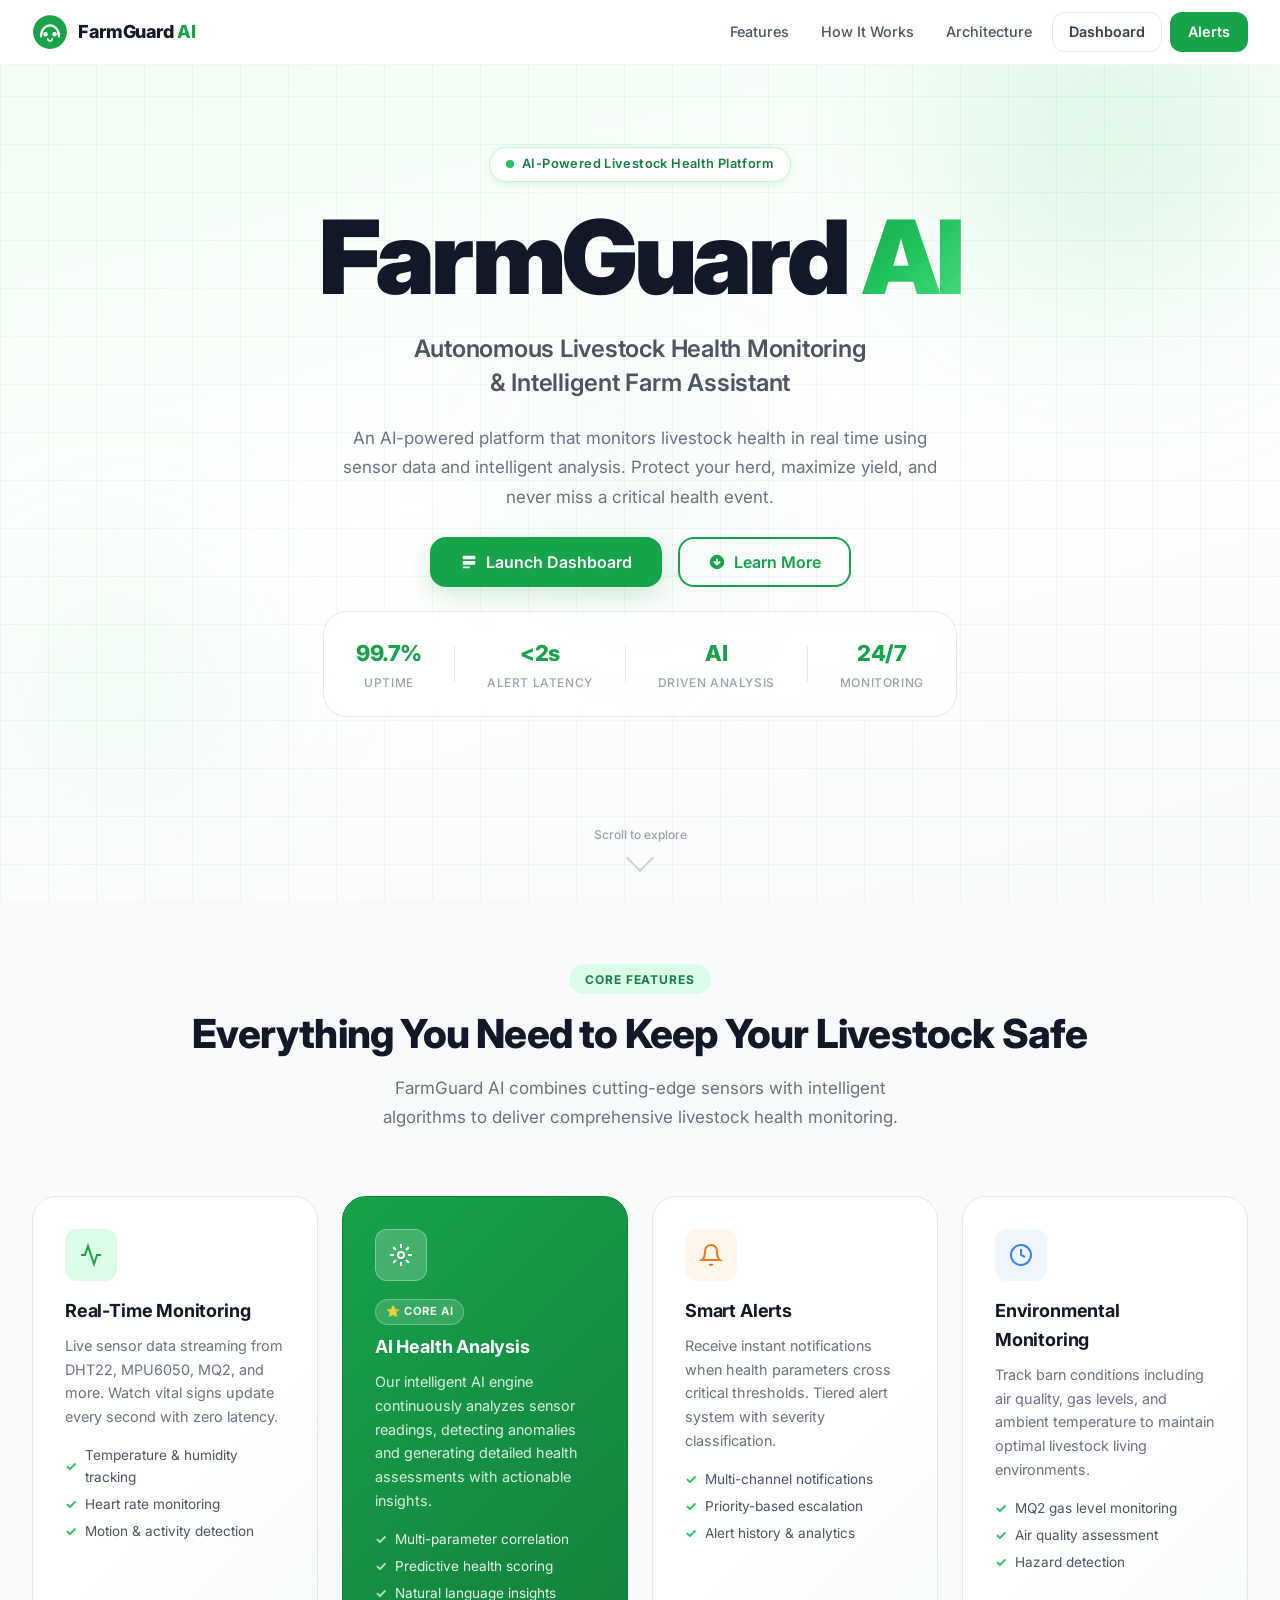
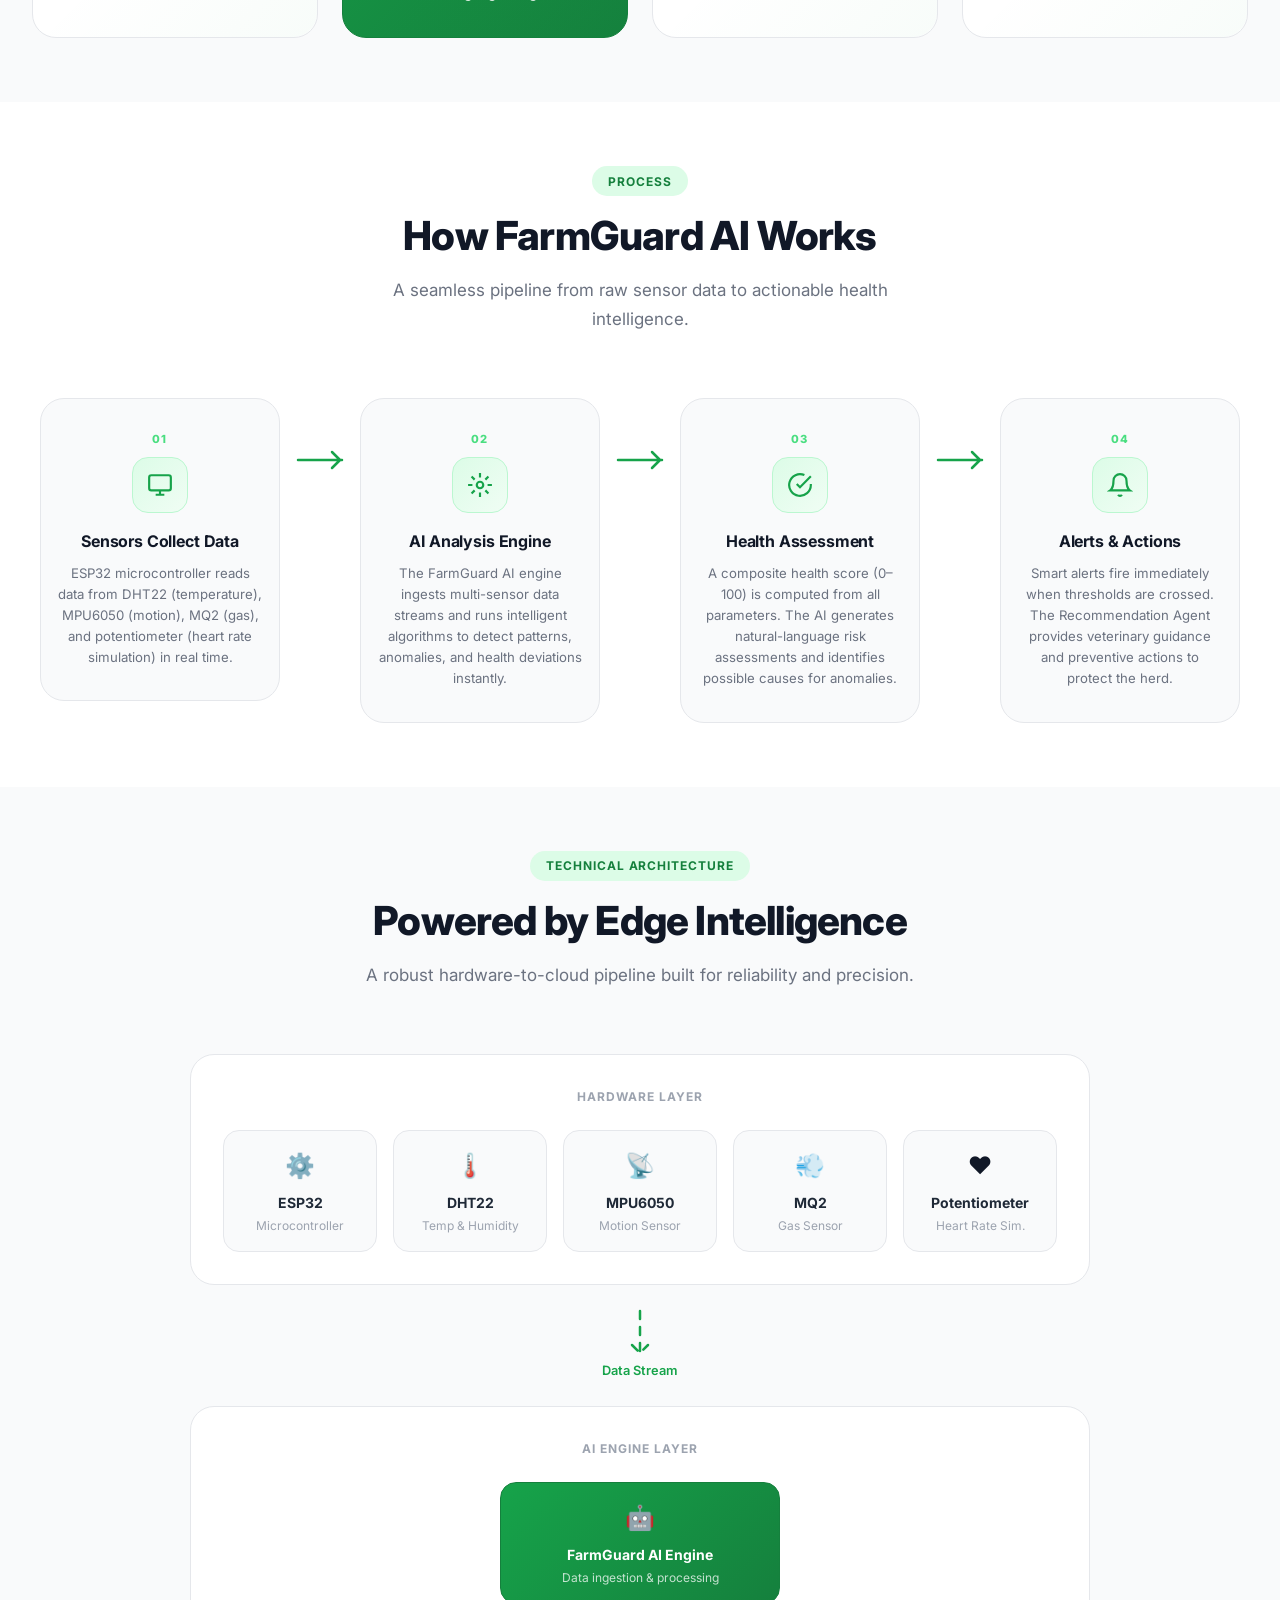
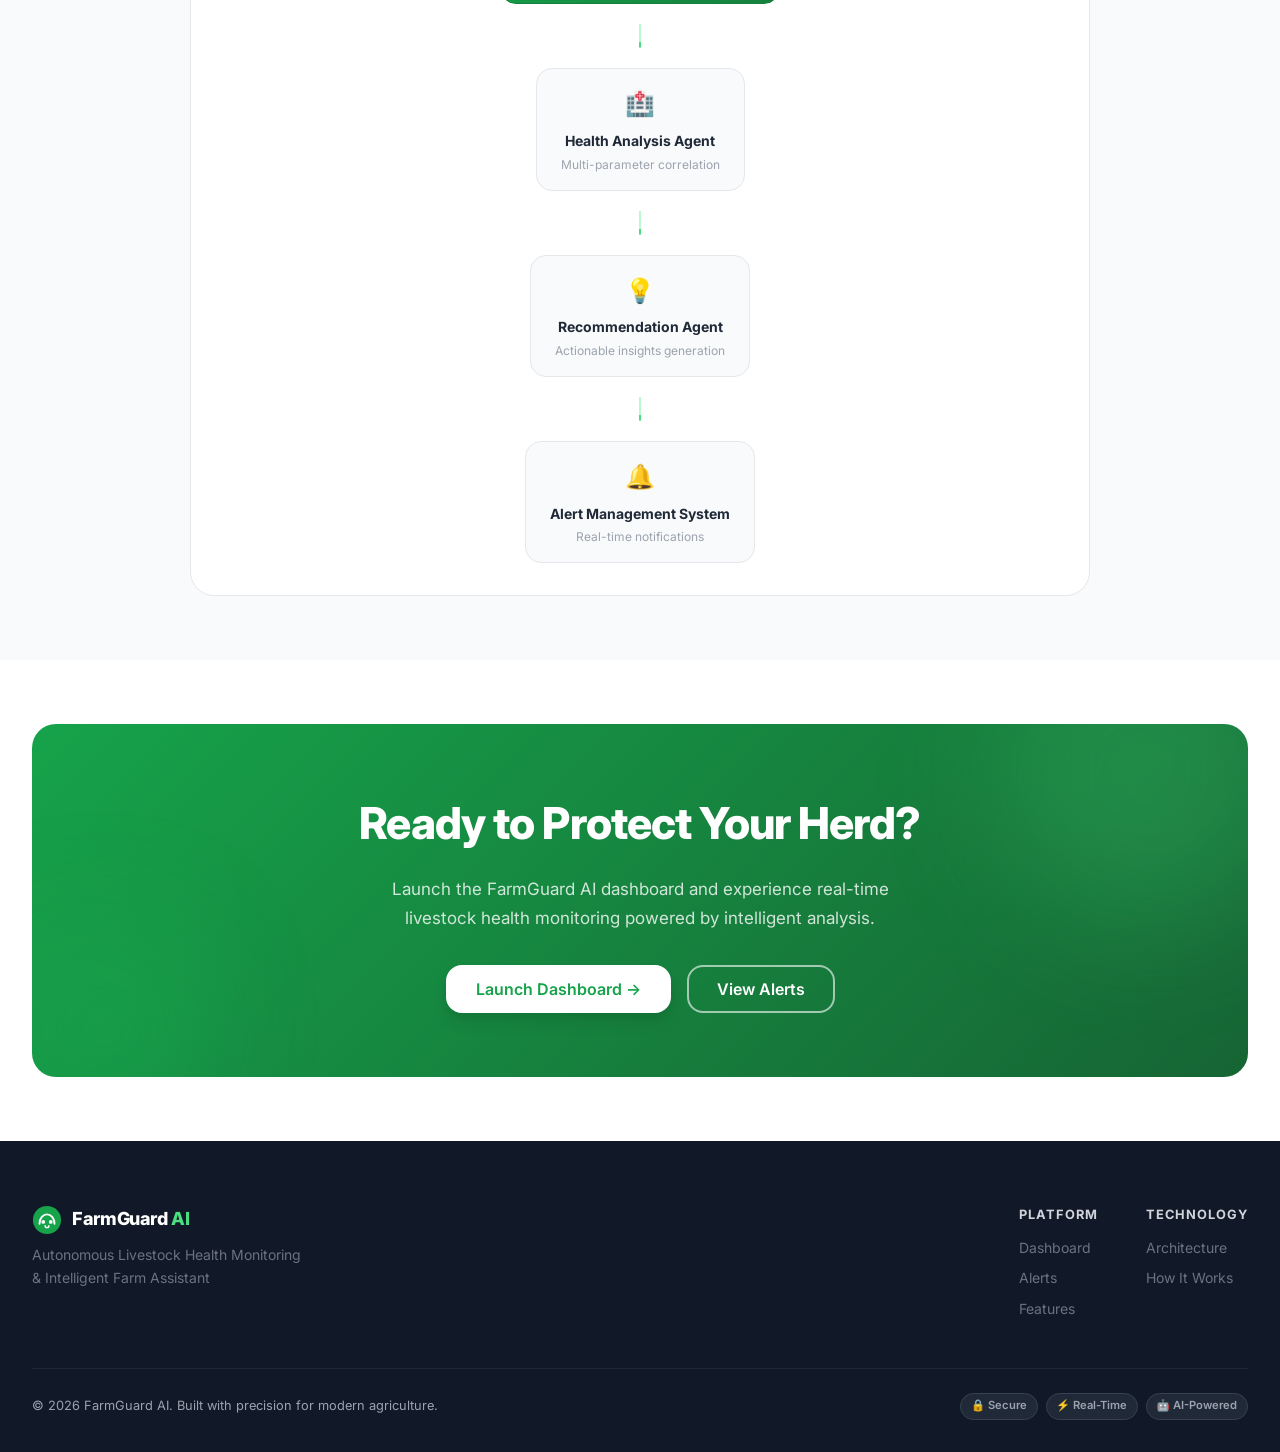
<file: website/index.html>
<!DOCTYPE html>
<html lang="en">
<head>
  <meta charset="UTF-8" />
  <meta name="viewport" content="width=device-width, initial-scale=1.0" />
  <title>FarmGuard AI – Autonomous Livestock Health Monitoring</title>
  <meta name="description" content="FarmGuard AI is an AI-powered platform that monitors livestock health in real time using sensor data and intelligent analysis. Protect your herd with smart alerts and AI-driven insights." />
  <link rel="preconnect" href="https://fonts.googleapis.com" />
  <link rel="preconnect" href="https://fonts.gstatic.com" crossorigin />
  <link href="https://fonts.googleapis.com/css2?family=Inter:wght@300;400;500;600;700;800;900&display=swap" rel="stylesheet" />
  <link rel="stylesheet" href="css/style.css" />
  <link rel="stylesheet" href="css/landing.css" />
</head>
<body>

  <!-- ============ NAVBAR ============ -->
  <nav class="navbar" id="navbar">
    <div class="nav-container">
      <a href="index.html" class="nav-logo">
        <div class="logo-icon">
          <svg viewBox="0 0 32 32" fill="none" xmlns="http://www.w3.org/2000/svg">
            <circle cx="16" cy="16" r="15" fill="#16a34a"/>
            <path d="M8 20 C8 14 12 10 16 10 C20 10 24 14 24 20" stroke="white" stroke-width="2" stroke-linecap="round" fill="none"/>
            <circle cx="12" cy="18" r="2" fill="white"/>
            <circle cx="20" cy="18" r="2" fill="white"/>
            <path d="M14 22 C14 23 15 24 16 24 C17 24 18 23 18 22" stroke="white" stroke-width="1.5" stroke-linecap="round" fill="none"/>
          </svg>
        </div>
        <span class="logo-text">FarmGuard <span class="logo-ai">AI</span></span>
      </a>
      <div class="nav-links" id="navLinks">
        <a href="#features" class="nav-link">Features</a>
        <a href="#how-it-works" class="nav-link">How It Works</a>
        <a href="#architecture" class="nav-link">Architecture</a>
        <a href="dashboard.html" class="nav-link nav-btn-outline">Dashboard</a>
        <a href="alerts.html" class="nav-link nav-btn-primary">Alerts</a>
      </div>
      <button class="nav-hamburger" id="navHamburger" aria-label="Menu">
        <span></span><span></span><span></span>
      </button>
    </div>
  </nav>

  <!-- ============ HERO ============ -->
  <section class="hero" id="hero">
    <div class="hero-bg-grid"></div>
    <div class="hero-orb hero-orb-1"></div>
    <div class="hero-orb hero-orb-2"></div>
    <div class="hero-orb hero-orb-3"></div>
    <div class="container hero-inner">
      <div class="hero-badge">
        <span class="badge-dot"></span>
        AI-Powered Livestock Health Platform
      </div>
      <h1 class="hero-title">FarmGuard <span class="hero-title-gradient">AI</span></h1>
      <p class="hero-subtitle">Autonomous Livestock Health Monitoring <br class="hidden-mobile"/>&amp; Intelligent Farm Assistant</p>
      <p class="hero-desc">An AI-powered platform that monitors livestock health in real time using sensor data and intelligent analysis. Protect your herd, maximize yield, and never miss a critical health event.</p>
      <div class="hero-actions">
        <a href="dashboard.html" class="btn btn-primary btn-lg" id="heroLaunchBtn">
          <svg viewBox="0 0 20 20" fill="currentColor"><path d="M3 4a1 1 0 011-1h12a1 1 0 011 1v2a1 1 0 01-1 1H4a1 1 0 01-1-1V4zm0 6a1 1 0 011-1h12a1 1 0 011 1v2a1 1 0 01-1 1H4a1 1 0 01-1-1v-2zm0 6a1 1 0 011-1h6a1 1 0 010 2H4a1 1 0 01-1-1z"/></svg>
          Launch Dashboard
        </a>
        <a href="#how-it-works" class="btn btn-outline btn-lg" id="heroLearnBtn">
          <svg viewBox="0 0 20 20" fill="currentColor"><path fill-rule="evenodd" d="M10 18a8 8 0 100-16 8 8 0 000 16zm1-11a1 1 0 10-2 0v3.586L7.707 9.293a1 1 0 00-1.414 1.414l3 3a1 1 0 001.414 0l3-3a1 1 0 00-1.414-1.414L11 10.586V7z" clip-rule="evenodd"/></svg>
          Learn More
        </a>
      </div>
      <div class="hero-stats">
        <div class="hero-stat">
          <span class="stat-value">99.7%</span>
          <span class="stat-label">Uptime</span>
        </div>
        <div class="stat-divider"></div>
        <div class="hero-stat">
          <span class="stat-value">&lt;2s</span>
          <span class="stat-label">Alert Latency</span>
        </div>
        <div class="stat-divider"></div>
        <div class="hero-stat">
          <span class="stat-value">AI</span>
          <span class="stat-label">Driven Analysis</span>
        </div>
        <div class="stat-divider"></div>
        <div class="hero-stat">
          <span class="stat-value">24/7</span>
          <span class="stat-label">Monitoring</span>
        </div>
      </div>
    </div>
    <div class="hero-scroll-indicator">
      <span>Scroll to explore</span>
      <div class="scroll-arrow"></div>
    </div>
  </section>

  <!-- ============ FEATURES ============ -->
  <section class="features-section" id="features">
    <div class="container">
      <div class="section-header">
        <div class="section-badge">Core Features</div>
        <h2 class="section-title">Everything You Need to Keep Your Livestock Safe</h2>
        <p class="section-desc">FarmGuard AI combines cutting-edge sensors with intelligent algorithms to deliver comprehensive livestock health monitoring.</p>
      </div>
      <div class="features-grid">
        <div class="feature-card" id="featureRealtimeMonitoring">
          <div class="feature-icon-wrap feature-green">
            <svg viewBox="0 0 24 24" fill="none" stroke="currentColor" stroke-width="2"><path d="M22 12h-4l-3 9L9 3l-3 9H2"/></svg>
          </div>
          <h3 class="feature-title">Real-Time Monitoring</h3>
          <p class="feature-desc">Live sensor data streaming from DHT22, MPU6050, MQ2, and more. Watch vital signs update every second with zero latency.</p>
          <ul class="feature-list">
            <li>Temperature &amp; humidity tracking</li>
            <li>Heart rate monitoring</li>
            <li>Motion &amp; activity detection</li>
          </ul>
        </div>
        <div class="feature-card feature-card-highlight" id="featureAIAnalysis">
          <div class="feature-icon-wrap feature-white">
            <svg viewBox="0 0 24 24" fill="none" stroke="currentColor" stroke-width="2"><circle cx="12" cy="12" r="3"/><path d="M12 1v4M12 19v4M4.22 4.22l2.83 2.83M16.95 16.95l2.83 2.83M1 12h4M19 12h4M4.22 19.78l2.83-2.83M16.95 7.05l2.83-2.83"/></svg>
          </div>
          <div class="feature-badge">⭐ Core AI</div>
          <h3 class="feature-title">AI Health Analysis</h3>
          <p class="feature-desc">Our intelligent AI engine continuously analyzes sensor readings, detecting anomalies and generating detailed health assessments with actionable insights.</p>
          <ul class="feature-list">
            <li>Multi-parameter correlation</li>
            <li>Predictive health scoring</li>
            <li>Natural language insights</li>
          </ul>
        </div>
        <div class="feature-card" id="featureSmartAlerts">
          <div class="feature-icon-wrap feature-orange">
            <svg viewBox="0 0 24 24" fill="none" stroke="currentColor" stroke-width="2"><path d="M18 8A6 6 0 006 8c0 7-3 9-3 9h18s-3-2-3-9"/><path d="M13.73 21a2 2 0 01-3.46 0"/></svg>
          </div>
          <h3 class="feature-title">Smart Alerts</h3>
          <p class="feature-desc">Receive instant notifications when health parameters cross critical thresholds. Tiered alert system with severity classification.</p>
          <ul class="feature-list">
            <li>Multi-channel notifications</li>
            <li>Priority-based escalation</li>
            <li>Alert history &amp; analytics</li>
          </ul>
        </div>
        <div class="feature-card" id="featureEnvironment">
          <div class="feature-icon-wrap feature-blue">
            <svg viewBox="0 0 24 24" fill="none" stroke="currentColor" stroke-width="2"><path d="M12 2a10 10 0 110 20A10 10 0 0112 2z"/><path d="M12 6v6l4 2"/></svg>
          </div>
          <h3 class="feature-title">Environmental Monitoring</h3>
          <p class="feature-desc">Track barn conditions including air quality, gas levels, and ambient temperature to maintain optimal livestock living environments.</p>
          <ul class="feature-list">
            <li>MQ2 gas level monitoring</li>
            <li>Air quality assessment</li>
            <li>Hazard detection</li>
          </ul>
        </div>
      </div>
    </div>
  </section>

  <!-- ============ HOW IT WORKS ============ -->
  <section class="how-section" id="how-it-works">
    <div class="container">
      <div class="section-header">
        <div class="section-badge">Process</div>
        <h2 class="section-title">How FarmGuard AI Works</h2>
        <p class="section-desc">A seamless pipeline from raw sensor data to actionable health intelligence.</p>
      </div>
      <div class="how-steps">
        <div class="how-step" id="howStep1">
          <div class="step-number">01</div>
          <div class="step-icon">
            <svg viewBox="0 0 24 24" fill="none" stroke="currentColor" stroke-width="2"><rect x="2" y="3" width="20" height="14" rx="2"/><path d="M8 21h8M12 17v4"/></svg>
          </div>
          <h3 class="step-title">Sensors Collect Data</h3>
          <p class="step-desc">ESP32 microcontroller reads data from DHT22 (temperature), MPU6050 (motion), MQ2 (gas), and potentiometer (heart rate simulation) in real time.</p>
        </div>
        <div class="how-arrow">
          <svg viewBox="0 0 48 24" fill="none"><path d="M2 12h44M36 4l8 8-8 8" stroke="#16a34a" stroke-width="2.5" stroke-linecap="round" stroke-linejoin="round"/></svg>
        </div>
        <div class="how-step" id="howStep2">
          <div class="step-number">02</div>
          <div class="step-icon">
            <svg viewBox="0 0 24 24" fill="none" stroke="currentColor" stroke-width="2"><circle cx="12" cy="12" r="3"/><path d="M12 1v4M12 19v4M4.22 4.22l2.83 2.83M16.95 16.95l2.83 2.83M1 12h4M19 12h4M4.22 19.78l2.83-2.83M16.95 7.05l2.83-2.83"/></svg>
          </div>
          <h3 class="step-title">AI Analysis Engine</h3>
          <p class="step-desc">The FarmGuard AI engine ingests multi-sensor data streams and runs intelligent algorithms to detect patterns, anomalies, and health deviations instantly.</p>
        </div>
        <div class="how-arrow">
          <svg viewBox="0 0 48 24" fill="none"><path d="M2 12h44M36 4l8 8-8 8" stroke="#16a34a" stroke-width="2.5" stroke-linecap="round" stroke-linejoin="round"/></svg>
        </div>
        <div class="how-step" id="howStep3">
          <div class="step-number">03</div>
          <div class="step-icon">
            <svg viewBox="0 0 24 24" fill="none" stroke="currentColor" stroke-width="2"><path d="M22 11.08V12a10 10 0 11-5.93-9.14"/><path d="M22 4L12 14.01l-3-3"/></svg>
          </div>
          <h3 class="step-title">Health Assessment</h3>
          <p class="step-desc">A composite health score (0–100) is computed from all parameters. The AI generates natural-language risk assessments and identifies possible causes for anomalies.</p>
        </div>
        <div class="how-arrow">
          <svg viewBox="0 0 48 24" fill="none"><path d="M2 12h44M36 4l8 8-8 8" stroke="#16a34a" stroke-width="2.5" stroke-linecap="round" stroke-linejoin="round"/></svg>
        </div>
        <div class="how-step" id="howStep4">
          <div class="step-number">04</div>
          <div class="step-icon">
            <svg viewBox="0 0 24 24" fill="none" stroke="currentColor" stroke-width="2"><path d="M18 8A6 6 0 006 8c0 7-3 9-3 9h18s-3-2-3-9"/><path d="M13.73 21a2 2 0 01-3.46 0"/></svg>
          </div>
          <h3 class="step-title">Alerts &amp; Actions</h3>
          <p class="step-desc">Smart alerts fire immediately when thresholds are crossed. The Recommendation Agent provides veterinary guidance and preventive actions to protect the herd.</p>
        </div>
      </div>
    </div>
  </section>

  <!-- ============ ARCHITECTURE ============ -->
  <section class="arch-section" id="architecture">
    <div class="container">
      <div class="section-header">
        <div class="section-badge">Technical Architecture</div>
        <h2 class="section-title">Powered by Edge Intelligence</h2>
        <p class="section-desc">A robust hardware-to-cloud pipeline built for reliability and precision.</p>
      </div>
      <div class="arch-diagram">
        <div class="arch-layer arch-layer-hardware">
          <div class="arch-layer-label">Hardware Layer</div>
          <div class="arch-nodes">
            <div class="arch-node" id="archEsp32">
              <div class="arch-node-icon">⚙️</div>
              <div class="arch-node-title">ESP32</div>
              <div class="arch-node-sub">Microcontroller</div>
            </div>
            <div class="arch-node" id="archDht22">
              <div class="arch-node-icon">🌡️</div>
              <div class="arch-node-title">DHT22</div>
              <div class="arch-node-sub">Temp &amp; Humidity</div>
            </div>
            <div class="arch-node" id="archMpu">
              <div class="arch-node-icon">📡</div>
              <div class="arch-node-title">MPU6050</div>
              <div class="arch-node-sub">Motion Sensor</div>
            </div>
            <div class="arch-node" id="archMq2">
              <div class="arch-node-icon">💨</div>
              <div class="arch-node-title">MQ2</div>
              <div class="arch-node-sub">Gas Sensor</div>
            </div>
            <div class="arch-node" id="archPot">
              <div class="arch-node-icon">❤️</div>
              <div class="arch-node-title">Potentiometer</div>
              <div class="arch-node-sub">Heart Rate Sim.</div>
            </div>
          </div>
        </div>
        <div class="arch-arrow-down">
          <div style="position: relative; height: 48px; width: 24px;">
            <svg viewBox="0 0 24 48" fill="none" class="animated-arrow"><path d="M12 2v44M4 36l8 8 8-8" stroke="#16a34a" stroke-width="2.5" stroke-linecap="round" stroke-linejoin="round"/></svg>
          </div>
          <span>Data Stream</span>
        </div>
        <div class="arch-layer arch-layer-ai">
          <div class="arch-layer-label">AI Engine Layer</div>
          <div class="arch-nodes arch-nodes-vertical">
            <div class="arch-node arch-node-primary" id="archEngine">
              <div class="arch-node-icon">🤖</div>
              <div class="arch-node-title">FarmGuard AI Engine</div>
              <div class="arch-node-sub">Data ingestion &amp; processing</div>
            </div>
            <div class="arch-vconnect"></div>
            <div class="arch-node" id="archHealthAgent">
              <div class="arch-node-icon">🏥</div>
              <div class="arch-node-title">Health Analysis Agent</div>
              <div class="arch-node-sub">Multi-parameter correlation</div>
            </div>
            <div class="arch-vconnect"></div>
            <div class="arch-node" id="archRecoAgent">
              <div class="arch-node-icon">💡</div>
              <div class="arch-node-title">Recommendation Agent</div>
              <div class="arch-node-sub">Actionable insights generation</div>
            </div>
            <div class="arch-vconnect"></div>
            <div class="arch-node" id="archAlertMgmt">
              <div class="arch-node-icon">🔔</div>
              <div class="arch-node-title">Alert Management System</div>
              <div class="arch-node-sub">Real-time notifications</div>
            </div>
          </div>
        </div>
      </div>
    </div>
  </section>

  <!-- ============ CTA ============ -->
  <section class="cta-section" id="cta">
    <div class="container">
      <div class="cta-card">
        <div class="cta-orb cta-orb-1"></div>
        <div class="cta-orb cta-orb-2"></div>
        <div class="cta-inner">
          <h2 class="cta-title">Ready to Protect Your Herd?</h2>
          <p class="cta-desc">Launch the FarmGuard AI dashboard and experience real-time livestock health monitoring powered by intelligent analysis.</p>
          <div class="cta-actions">
            <a href="dashboard.html" class="btn btn-white btn-lg" id="ctaLaunchBtn">Launch Dashboard →</a>
            <a href="alerts.html" class="btn btn-outline-white btn-lg" id="ctaAlertsBtn">View Alerts</a>
          </div>
        </div>
      </div>
    </div>
  </section>

  <!-- ============ FOOTER ============ -->
  <footer class="footer">
    <div class="container">
      <div class="footer-top">
        <div class="footer-brand">
          <a href="index.html" class="nav-logo">
            <div class="logo-icon logo-icon-sm">
              <svg viewBox="0 0 32 32" fill="none"><circle cx="16" cy="16" r="15" fill="#16a34a"/><path d="M8 20 C8 14 12 10 16 10 C20 10 24 14 24 20" stroke="white" stroke-width="2" stroke-linecap="round" fill="none"/><circle cx="12" cy="18" r="2" fill="white"/><circle cx="20" cy="18" r="2" fill="white"/><path d="M14 22 C14 23 15 24 16 24 C17 24 18 23 18 22" stroke="white" stroke-width="1.5" stroke-linecap="round" fill="none"/></svg>
            </div>
            <span class="logo-text">FarmGuard <span class="logo-ai">AI</span></span>
          </a>
          <p class="footer-tagline">Autonomous Livestock Health Monitoring &amp; Intelligent Farm Assistant</p>
        </div>
        <div class="footer-links">
          <div class="footer-col">
            <h4 class="footer-col-title">Platform</h4>
            <a href="dashboard.html" class="footer-link">Dashboard</a>
            <a href="alerts.html" class="footer-link">Alerts</a>
            <a href="#features" class="footer-link">Features</a>
          </div>
          <div class="footer-col">
            <h4 class="footer-col-title">Technology</h4>
            <a href="#architecture" class="footer-link">Architecture</a>
            <a href="#how-it-works" class="footer-link">How It Works</a>
          </div>
        </div>
      </div>
      <div class="footer-bottom">
        <p>&copy; 2026 FarmGuard AI. Built with precision for modern agriculture.</p>
        <div class="footer-badges">
          <span class="footer-badge">🔒 Secure</span>
          <span class="footer-badge">⚡ Real-Time</span>
          <span class="footer-badge">🤖 AI-Powered</span>
        </div>
      </div>
    </div>
  </footer>

  <script src="js/landing.js"></script>
</body>
</html>
</file>
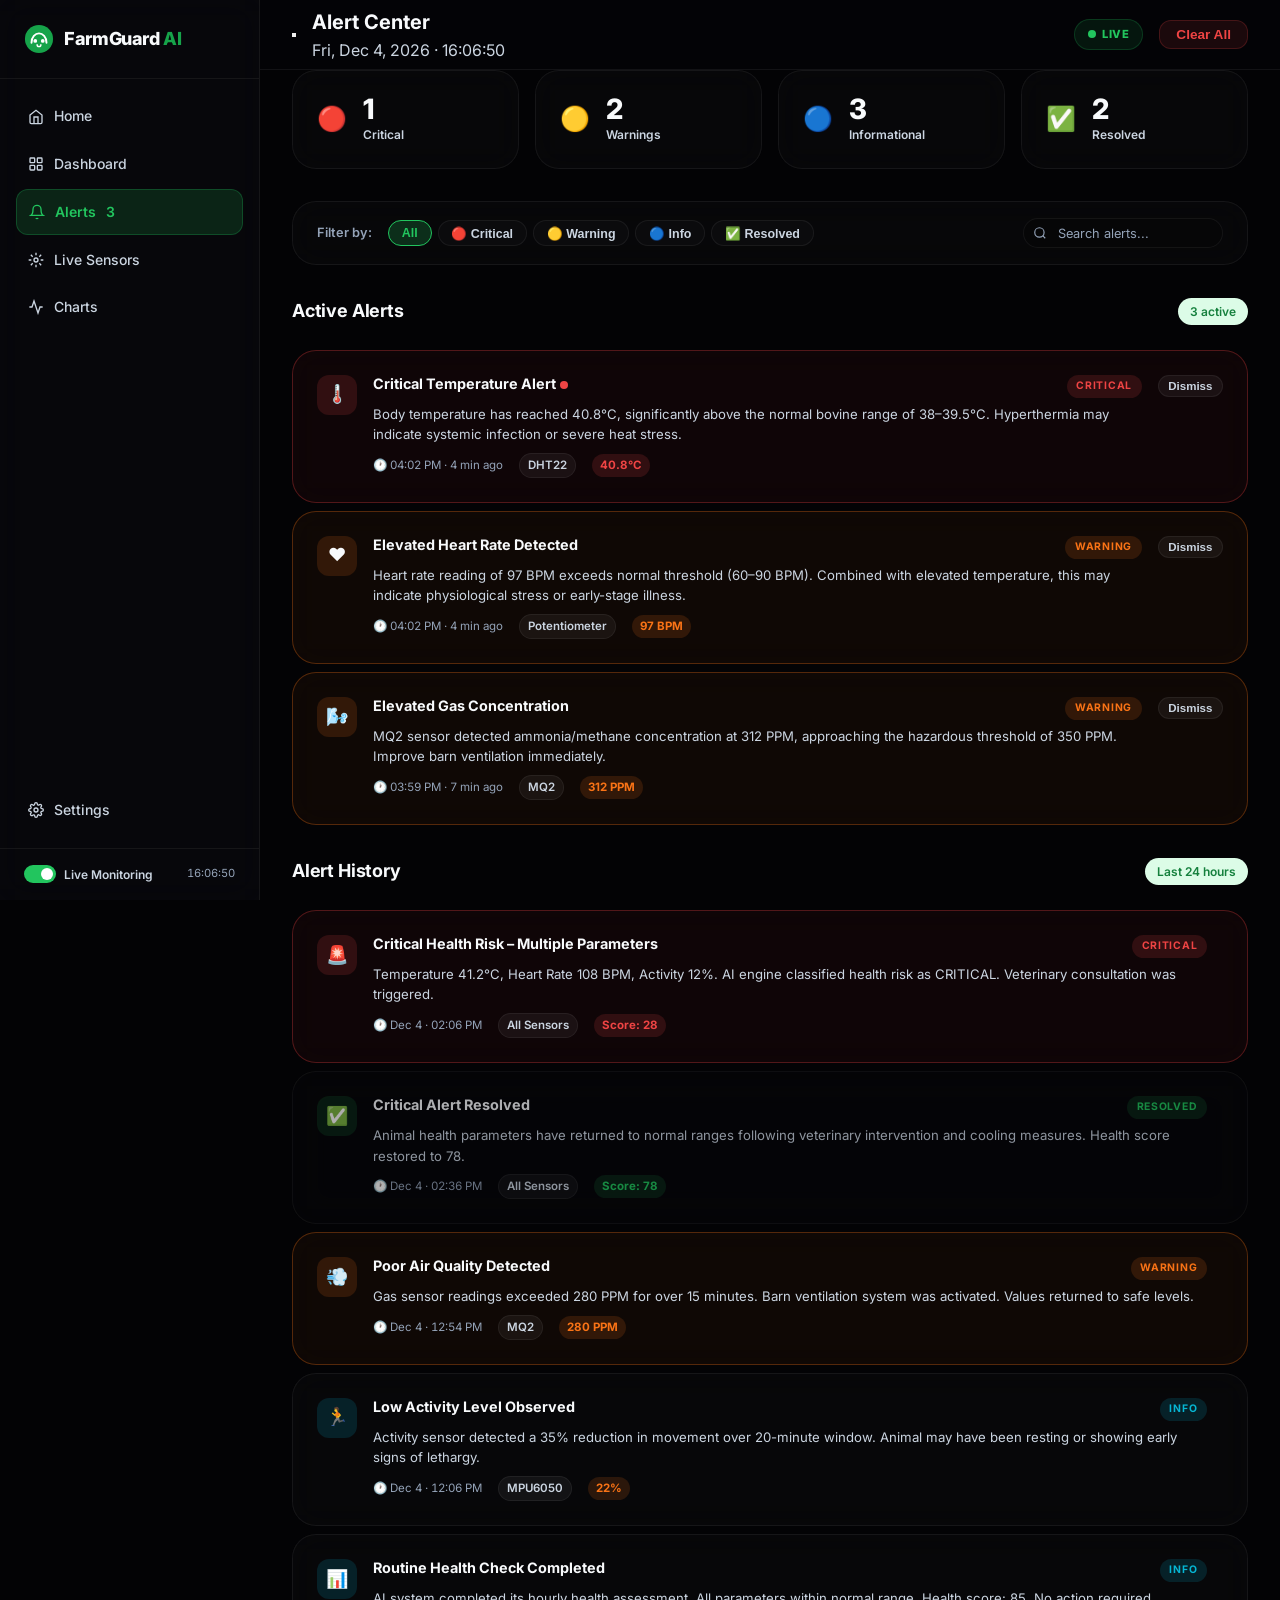
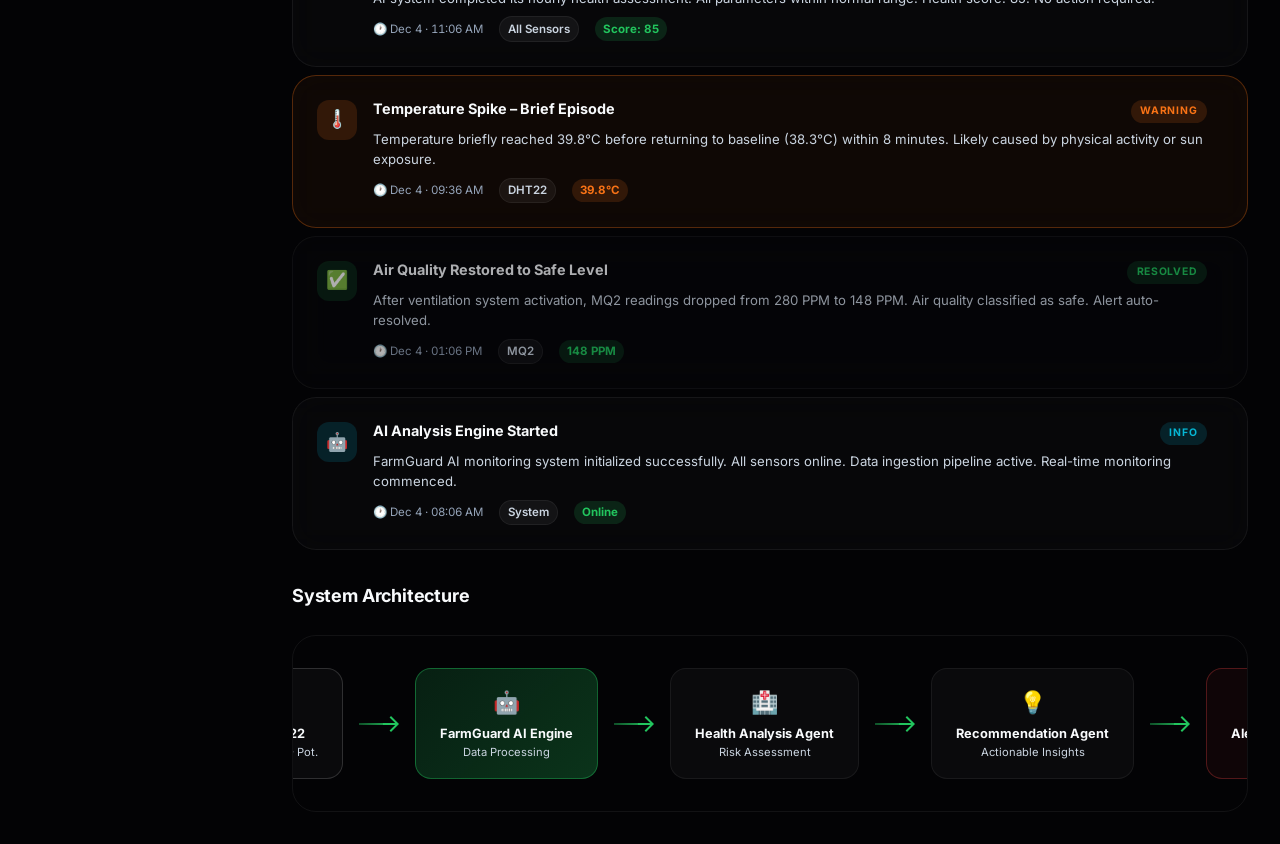
<file: website/alerts.html>
<!DOCTYPE html>
<html lang="en">
<head>
  <meta charset="UTF-8" />
  <meta name="viewport" content="width=device-width, initial-scale=1.0" />
  <title>Alerts – FarmGuard AI</title>
  <meta name="description" content="FarmGuard AI alerts page. View real-time health alerts, critical notifications, and full alert history for your livestock monitoring system." />
  <link rel="preconnect" href="https://fonts.googleapis.com" />
  <link rel="preconnect" href="https://fonts.gstatic.com" crossorigin />
  <link href="https://fonts.googleapis.com/css2?family=Inter:wght@300;400;500;600;700;800;900&display=swap" rel="stylesheet" />
  <link rel="stylesheet" href="css/style.css" />
  <link rel="stylesheet" href="css/dashboard.css" />
  <link rel="stylesheet" href="css/alerts.css" />
</head>
<body class="dashboard-body">

  <!-- ============ SIDEBAR ============ -->
  <aside class="sidebar" id="sidebar">
    <div class="sidebar-header">
      <a href="index.html" class="nav-logo">
        <div class="logo-icon logo-icon-sm">
          <svg viewBox="0 0 32 32" fill="none"><circle cx="16" cy="16" r="15" fill="#16a34a"/><path d="M8 20 C8 14 12 10 16 10 C20 10 24 14 24 20" stroke="white" stroke-width="2" stroke-linecap="round" fill="none"/><circle cx="12" cy="18" r="2" fill="white"/><circle cx="20" cy="18" r="2" fill="white"/><path d="M14 22 C14 23 15 24 16 24 C17 24 18 23 18 22" stroke="white" stroke-width="1.5" stroke-linecap="round" fill="none"/></svg>
        </div>
        <span class="logo-text">FarmGuard <span class="logo-ai">AI</span></span>
      </a>
    </div>
    <nav class="sidebar-nav">
      <a href="index.html" class="sidebar-link" id="navHome">
        <svg viewBox="0 0 24 24" fill="none" stroke="currentColor" stroke-width="2"><path d="M3 9l9-7 9 7v11a2 2 0 01-2 2H5a2 2 0 01-2-2z"/><polyline points="9 22 9 12 15 12 15 22"/></svg>
        <span class="link-text">Home</span>
      </a>
      <a href="dashboard.html" class="sidebar-link" id="navDashboard">
        <svg viewBox="0 0 24 24" fill="none" stroke="currentColor" stroke-width="2"><rect x="3" y="3" width="7" height="7" rx="1"/><rect x="14" y="3" width="7" height="7" rx="1"/><rect x="3" y="14" width="7" height="7" rx="1"/><rect x="14" y="14" width="7" height="7" rx="1"/></svg>
        <span class="link-text">Dashboard</span>
      </a>
      <a href="alerts.html" class="sidebar-link active" id="navAlerts">
        <svg viewBox="0 0 24 24" fill="none" stroke="currentColor" stroke-width="2"><path d="M18 8A6 6 0 006 8c0 7-3 9-3 9h18s-3-2-3-9"/><path d="M13.73 21a2 2 0 01-3.46 0"/></svg>
        <span class="link-text">Alerts</span>
        <span class="sidebar-badge" id="sidebarAlertBadge" style="display: none;"></span>
      </a>
      <a href="dashboard.html#sensorCards" class="sidebar-link" id="navSensors">
        <svg viewBox="0 0 24 24" fill="none" stroke="currentColor" stroke-width="2"><circle cx="12" cy="12" r="3"/><path d="M12 1v4M12 19v4M4.22 4.22l2.83 2.83M16.95 16.95l2.83 2.83M1 12h4M19 12h4M4.22 19.78l2.83-2.83M16.95 7.05l2.83-2.83"/></svg>
        <span class="link-text">Live Sensors</span>
      </a>
      <a href="dashboard.html#chartsSection" class="sidebar-link" id="navCharts">
        <svg viewBox="0 0 24 24" fill="none" stroke="currentColor" stroke-width="2"><polyline points="22 12 18 12 15 21 9 3 6 12 2 12"/></svg>
        <span class="link-text">Charts</span>
      </a>
      <a href="settings.html" class="sidebar-link" id="navSettings" style="margin-top: auto;">
        <svg viewBox="0 0 24 24" fill="none" stroke="currentColor" stroke-width="2"><circle cx="12" cy="12" r="3"/><path d="M19.4 15a1.65 1.65 0 00.33 1.82l.06.06a2 2 0 010 2.83 2 2 0 01-2.83 0l-.06-.06a1.65 1.65 0 00-1.82-.33 1.65 1.65 0 00-1 1.51V21a2 2 0 01-2 2 2 2 0 01-2-2v-.09A1.65 1.65 0 009 19.4a1.65 1.65 0 00-1.82.33l-.06.06a2 2 0 01-2.83 0 2 2 0 010-2.83l.06-.06a1.65 1.65 0 00.33-1.82 1.65 1.65 0 00-1.51-1H3a2 2 0 01-2-2 2 2 0 012-2h.09A1.65 1.65 0 004.6 9a1.65 1.65 0 00-.33-1.82l-.06-.06a2 2 0 010-2.83 2 2 0 012.83 0l.06.06a1.65 1.65 0 001.82.33H9a1.65 1.65 0 001-1.51V3a2 2 0 012-2 2 2 0 012 2v.09a1.65 1.65 0 001 1.51 1.65 1.65 0 001.82-.33l.06-.06a2 2 0 012.83 0 2 2 0 010 2.83l-.06.06a1.65 1.65 0 00-.33 1.82V9a1.65 1.65 0 001.51 1H21a2 2 0 012 2 2 2 0 01-2 2h-.09a1.65 1.65 0 00-1.51 1z"/></svg>
        <span class="link-text">Settings</span>
      </a>
    </nav>
    <div class="sidebar-status">
      <div class="status-toggle-wrap" style="display: flex; align-items: center; gap: 8px;">
        <label class="live-switch">
          <input type="checkbox" id="liveMonitoringToggleAlerts" checked>
          <span class="live-slider"></span>
        </label>
        <span class="status-text" id="liveMonitoringTextAlerts">Live Monitoring</span>
      </div>
      <span class="status-time" id="sidebarTime">--:--:--</span>
    </div>
  </aside>

  <!-- ============ MAIN CONTENT ============ -->
  <div class="main-content" id="mainContent">

    <!-- Top Bar -->
    <header class="topbar">
      <button class="topbar-menu-btn" id="sidebarToggle" aria-label="Toggle sidebar">
        <svg viewBox="0 0 24 24" fill="none" stroke="currentColor" stroke-width="2"><line x1="3" y1="6" x2="21" y2="6"/><line x1="3" y1="12" x2="21" y2="12"/><line x1="3" y1="18" x2="21" y2="18"/></svg>
      </button>
      <div class="topbar-title">
        <h1 class="topbar-heading">Alert Center</h1>
        <span class="topbar-sub" id="topbarDate">Loading...</span>
      </div>
      <div class="topbar-right">
        <div class="topbar-live-indicator">
          <span class="live-dot"></span>
          <span class="live-text">LIVE</span>
        </div>
        <button class="topbar-clear-btn" id="clearAllBtn">Clear All</button>
      </div>
    </header>

    <!-- ===== ALERT STATS ROW ===== -->
    <section class="dash-section">
      <div class="alert-stats-grid">
        <div class="alert-stat-card alert-stat-critical" id="statCritical">
          <div class="alert-stat-icon">🔴</div>
          <div class="alert-stat-content">
            <div class="alert-stat-num" id="statCriticalNum">1</div>
            <div class="alert-stat-label">Critical</div>
          </div>
        </div>
        <div class="alert-stat-card alert-stat-warning" id="statWarning">
          <div class="alert-stat-icon">🟡</div>
          <div class="alert-stat-content">
            <div class="alert-stat-num" id="statWarningNum">2</div>
            <div class="alert-stat-label">Warnings</div>
          </div>
        </div>
        <div class="alert-stat-card alert-stat-info" id="statInfo">
          <div class="alert-stat-icon">🔵</div>
          <div class="alert-stat-content">
            <div class="alert-stat-num" id="statInfoNum">4</div>
            <div class="alert-stat-label">Informational</div>
          </div>
        </div>
        <div class="alert-stat-card alert-stat-resolved" id="statResolved">
          <div class="alert-stat-icon">✅</div>
          <div class="alert-stat-content">
            <div class="alert-stat-num" id="statResolvedNum">8</div>
            <div class="alert-stat-label">Resolved</div>
          </div>
        </div>
      </div>
    </section>

    <!-- ===== FILTER BAR ===== -->
    <section class="dash-section">
      <div class="alert-filter-bar">
        <div class="filter-label">Filter by:</div>
        <div class="filter-pills">
          <button class="filter-pill active" data-filter="all" id="filterAll">All</button>
          <button class="filter-pill filter-critical" data-filter="critical" id="filterCritical">🔴 Critical</button>
          <button class="filter-pill filter-warning" data-filter="warning" id="filterWarning">🟡 Warning</button>
          <button class="filter-pill filter-info" data-filter="info" id="filterInfo">🔵 Info</button>
          <button class="filter-pill filter-resolved" data-filter="resolved" id="filterResolved">✅ Resolved</button>
        </div>
        <div class="filter-search-wrap">
          <svg viewBox="0 0 24 24" fill="none" stroke="currentColor" stroke-width="2"><circle cx="11" cy="11" r="8"/><line x1="21" y1="21" x2="16.65" y2="16.65"/></svg>
          <input type="text" class="filter-search" id="alertSearch" placeholder="Search alerts..." />
        </div>
      </div>
    </section>

    <!-- ===== ACTIVE ALERTS ===== -->
    <section class="dash-section">
      <div class="section-row-header">
        <h2 class="dash-section-title">Active Alerts</h2>
        <span class="dash-section-badge" id="activeAlertCount">3 active</span>
      </div>
      <div class="alerts-list" id="activeAlertsList">
        <!-- Populated by JS -->
      </div>
    </section>

    <!-- ===== ALERT HISTORY ===== -->
    <section class="dash-section">
      <div class="section-row-header">
        <h2 class="dash-section-title">Alert History</h2>
        <span class="dash-section-badge">Last 24 hours</span>
      </div>
      <div class="alerts-list" id="historyAlertsList">
        <!-- Populated by JS -->
      </div>
    </section>

    <!-- ===== ARCHITECTURE DIAGRAM ===== -->
    <section class="dash-section">
      <div class="section-row-header">
        <h2 class="dash-section-title">System Architecture</h2>
      </div>
      <div class="arch-flow-card">
        <div class="arch-flow">
          <div class="arch-flow-node arch-flow-hw" id="archFlowHw">
            <div class="arch-flow-icon">⚙️</div>
            <div class="arch-flow-label">ESP32 + DHT22</div>
            <div class="arch-flow-sub">MPU6050 + MQ2 + Pot.</div>
          </div>
          <div class="arch-flow-arrow">
            <div class="arch-flow-line"></div>
            <svg viewBox="0 0 16 16" fill="#16a34a"><path d="M8 0L16 8L8 16L6.6 14.6L12.2 9H0V7H12.2L6.6 1.4L8 0Z"/></svg>
          </div>
          <div class="arch-flow-node arch-flow-engine" id="archFlowEngine">
            <div class="arch-flow-icon">🤖</div>
            <div class="arch-flow-label">FarmGuard AI Engine</div>
            <div class="arch-flow-sub">Data Processing</div>
          </div>
          <div class="arch-flow-arrow">
            <div class="arch-flow-line"></div>
            <svg viewBox="0 0 16 16" fill="#16a34a"><path d="M8 0L16 8L8 16L6.6 14.6L12.2 9H0V7H12.2L6.6 1.4L8 0Z"/></svg>
          </div>
          <div class="arch-flow-node arch-flow-health" id="archFlowHealth">
            <div class="arch-flow-icon">🏥</div>
            <div class="arch-flow-label">Health Analysis Agent</div>
            <div class="arch-flow-sub">Risk Assessment</div>
          </div>
          <div class="arch-flow-arrow">
            <div class="arch-flow-line"></div>
            <svg viewBox="0 0 16 16" fill="#16a34a"><path d="M8 0L16 8L8 16L6.6 14.6L12.2 9H0V7H12.2L6.6 1.4L8 0Z"/></svg>
          </div>
          <div class="arch-flow-node arch-flow-reco" id="archFlowReco">
            <div class="arch-flow-icon">💡</div>
            <div class="arch-flow-label">Recommendation Agent</div>
            <div class="arch-flow-sub">Actionable Insights</div>
          </div>
          <div class="arch-flow-arrow">
            <div class="arch-flow-line"></div>
            <svg viewBox="0 0 16 16" fill="#16a34a"><path d="M8 0L16 8L8 16L6.6 14.6L12.2 9H0V7H12.2L6.6 1.4L8 0Z"/></svg>
          </div>
          <div class="arch-flow-node arch-flow-alert" id="archFlowAlert">
            <div class="arch-flow-icon">🔔</div>
            <div class="arch-flow-label">Alert Management</div>
            <div class="arch-flow-sub">Notifications</div>
          </div>
        </div>
      </div>
    </section>

  </div><!-- end main-content -->

  <script src="js/alerts.js"></script>
</body>
</html>
</file>
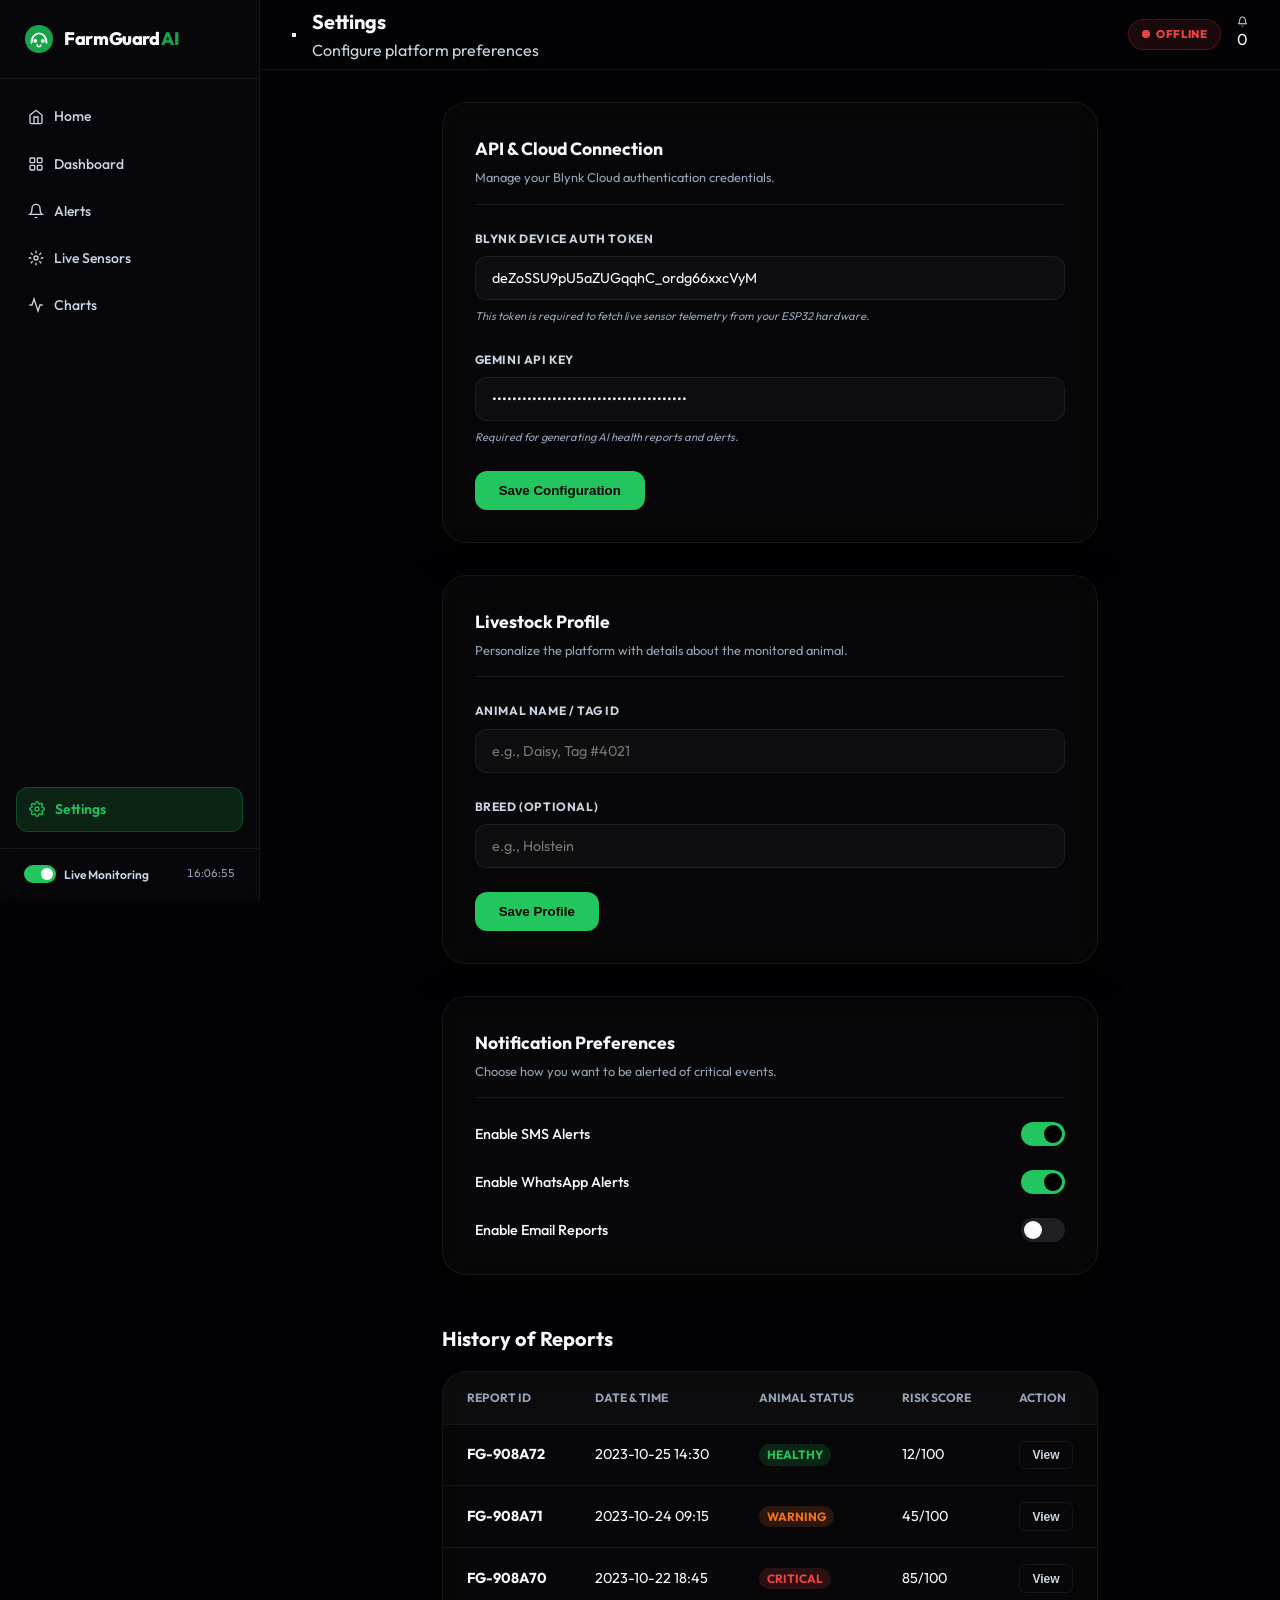
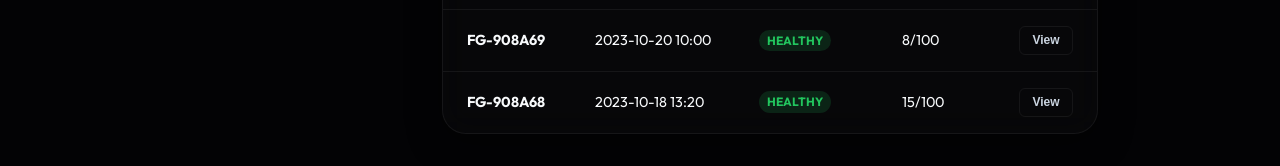
<file: website/settings.html>
<!DOCTYPE html>
<html lang="en">
<head>
  <meta charset="UTF-8" />
  <meta name="viewport" content="width=device-width, initial-scale=1.0" />
  <title>Settings – FarmGuard AI</title>
  <meta name="description" content="Configure FarmGuard AI platform settings, livestock profiles, and API connections." />
  <link rel="preconnect" href="https://fonts.googleapis.com" />
  <link rel="preconnect" href="https://fonts.gstatic.com" crossorigin />
  <link href="https://fonts.googleapis.com/css2?family=Outfit:wght@300;400;500;600;700;800;900&family=Inter:wght@300;400;500;600;700;800;900&display=swap" rel="stylesheet" />
  <link rel="stylesheet" href="css/style.css" />
  <link rel="stylesheet" href="css/dashboard.css" />
  <link rel="stylesheet" href="css/settings.css" />
</head>
<body class="dashboard-body">

  <!-- ============ SIDEBAR ============ -->
  <aside class="sidebar" id="sidebar">
    <div class="sidebar-header">
      <a href="index.html" class="nav-logo">
        <div class="logo-icon logo-icon-sm">
          <svg viewBox="0 0 32 32" fill="none"><circle cx="16" cy="16" r="15" fill="#16a34a"/><path d="M8 20 C8 14 12 10 16 10 C20 10 24 14 24 20" stroke="white" stroke-width="2" stroke-linecap="round" fill="none"/><circle cx="12" cy="18" r="2" fill="white"/><circle cx="20" cy="18" r="2" fill="white"/><path d="M14 22 C14 23 15 24 16 24 C17 24 18 23 18 22" stroke="white" stroke-width="1.5" stroke-linecap="round" fill="none"/></svg>
        </div>
        <span class="logo-text">FarmGuard <span class="logo-ai">AI</span></span>
      </a>
    </div>
    <nav class="sidebar-nav">
      <a href="index.html" class="sidebar-link" id="navHome">
        <svg viewBox="0 0 24 24" fill="none" stroke="currentColor" stroke-width="2"><path d="M3 9l9-7 9 7v11a2 2 0 01-2 2H5a2 2 0 01-2-2z"/><polyline points="9 22 9 12 15 12 15 22"/></svg>
        <span class="link-text">Home</span>
      </a>
      <a href="dashboard.html" class="sidebar-link" id="navDashboard">
        <svg viewBox="0 0 24 24" fill="none" stroke="currentColor" stroke-width="2"><rect x="3" y="3" width="7" height="7" rx="1"/><rect x="14" y="3" width="7" height="7" rx="1"/><rect x="3" y="14" width="7" height="7" rx="1"/><rect x="14" y="14" width="7" height="7" rx="1"/></svg>
        <span class="link-text">Dashboard</span>
      </a>
      <a href="alerts.html" class="sidebar-link" id="navAlerts">
        <svg viewBox="0 0 24 24" fill="none" stroke="currentColor" stroke-width="2"><path d="M18 8A6 6 0 006 8c0 7-3 9-3 9h18s-3-2-3-9"/><path d="M13.73 21a2 2 0 01-3.46 0"/></svg>
        <span class="link-text">Alerts</span>
        <span class="sidebar-badge" id="sidebarAlertBadge" style="display: none;"></span>
      </a>
      <a href="dashboard.html#sensorCards" class="sidebar-link" id="navSensors">
        <svg viewBox="0 0 24 24" fill="none" stroke="currentColor" stroke-width="2"><circle cx="12" cy="12" r="3"/><path d="M12 1v4M12 19v4M4.22 4.22l2.83 2.83M16.95 16.95l2.83 2.83M1 12h4M19 12h4M4.22 19.78l2.83-2.83M16.95 7.05l2.83-2.83"/></svg>
        <span class="link-text">Live Sensors</span>
      </a>
      <a href="dashboard.html#chartsSection" class="sidebar-link" id="navCharts">
        <svg viewBox="0 0 24 24" fill="none" stroke="currentColor" stroke-width="2"><polyline points="22 12 18 12 15 21 9 3 6 12 2 12"/></svg>
        <span class="link-text">Charts</span>
      </a>
      <a href="settings.html" class="sidebar-link active" id="navSettings" style="margin-top: auto;">
        <svg viewBox="0 0 24 24" fill="none" stroke="currentColor" stroke-width="2"><circle cx="12" cy="12" r="3"/><path d="M19.4 15a1.65 1.65 0 00.33 1.82l.06.06a2 2 0 010 2.83 2 2 0 01-2.83 0l-.06-.06a1.65 1.65 0 00-1.82-.33 1.65 1.65 0 00-1 1.51V21a2 2 0 01-2 2 2 2 0 01-2-2v-.09A1.65 1.65 0 009 19.4a1.65 1.65 0 00-1.82.33l-.06.06a2 2 0 01-2.83 0 2 2 0 010-2.83l.06-.06a1.65 1.65 0 00.33-1.82 1.65 1.65 0 00-1.51-1H3a2 2 0 01-2-2 2 2 0 012-2h.09A1.65 1.65 0 004.6 9a1.65 1.65 0 00-.33-1.82l-.06-.06a2 2 0 010-2.83 2 2 0 012.83 0l.06.06a1.65 1.65 0 001.82.33H9a1.65 1.65 0 001-1.51V3a2 2 0 012-2 2 2 0 012 2v.09a1.65 1.65 0 001 1.51 1.65 1.65 0 001.82-.33l.06-.06a2 2 0 012.83 0 2 2 0 010 2.83l-.06.06a1.65 1.65 0 00-.33 1.82V9a1.65 1.65 0 001.51 1H21a2 2 0 012 2 2 2 0 01-2 2h-.09a1.65 1.65 0 00-1.51 1z"/></svg>
        <span class="link-text">Settings</span>
      </a>
    </nav>
    <div class="sidebar-status">
      <div class="status-toggle-wrap" style="display: flex; align-items: center; gap: 8px;">
        <label class="live-switch">
          <input type="checkbox" id="liveMonitoringToggleSettings" checked>
          <span class="live-slider"></span>
        </label>
        <span class="status-text" id="liveMonitoringTextSettings">Live Monitoring</span>
      </div>
      <span class="status-time" id="sidebarTime">--:--:--</span>
    </div>
  </aside>

  <!-- ============ MAIN CONTENT ============ -->
  <div class="main-content" id="mainContent">

    <!-- Top Bar -->
    <header class="topbar">
      <button class="topbar-menu-btn" id="sidebarToggle" aria-label="Toggle sidebar">
        <svg viewBox="0 0 24 24" fill="none" stroke="currentColor" stroke-width="2"><line x1="3" y1="6" x2="21" y2="6"/><line x1="3" y1="12" x2="21" y2="12"/><line x1="3" y1="18" x2="21" y2="18"/></svg>
      </button>
      <div class="topbar-title">
        <h1 class="topbar-heading">Settings</h1>
        <span class="topbar-sub">Configure platform preferences</span>
      </div>
      
      <!-- Topbar Controls -->
      <div class="topbar-right">
        <div class="topbar-live-indicator online" id="blynkConnectionStatus">
          <span class="live-dot"></span>
          <span class="live-text" id="blynkConnectionText">ONLINE</span>
        </div>
        
        <a href="alerts.html" class="topbar-alert-btn" id="topbarAlertBtn">
          <svg viewBox="0 0 24 24" fill="none" stroke="currentColor" stroke-width="2"><path d="M18 8A6 6 0 006 8c0 7-3 9-3 9h18s-3-2-3-9"/><path d="M13.73 21a2 2 0 01-3.46 0"/></svg>
          <span class="topbar-alert-count" id="topbarAlertCount">0</span>
        </a>
      </div>
    </header>

    <!-- ===== SETTINGS WORKSPACE ===== -->
    <div class="settings-workspace">
      
      <!-- General Settings Grid -->
      <div class="settings-grid">
        
        <!-- API Config Card -->
        <div class="settings-card">
          <div class="settings-card-header">
            <h2 class="settings-card-title">API & Cloud Connection</h2>
            <p class="settings-card-desc">Manage your Blynk Cloud authentication credentials.</p>
          </div>
          <div class="settings-card-body">
            <div class="settings-form-group">
              <label class="settings-label">Blynk Device Auth Token</label>
              <input type="text" class="settings-input" id="settingBlynkToken" placeholder="Enter Blynk Token..." />
              <p class="settings-help">This token is required to fetch live sensor telemetry from your ESP32 hardware.</p>
            </div>
            <div class="settings-form-group">
              <label class="settings-label">Gemini API Key</label>
              <input type="password" class="settings-input" id="settingGeminiKey" placeholder="Enter Gemini API Key..." />
              <p class="settings-help">Required for generating AI health reports and alerts.</p>
            </div>
            <button class="settings-btn" id="btnSaveApi">Save Configuration</button>
          </div>
        </div>

        <!-- Livestock Profile Card -->
        <div class="settings-card">
          <div class="settings-card-header">
            <h2 class="settings-card-title">Livestock Profile</h2>
            <p class="settings-card-desc">Personalize the platform with details about the monitored animal.</p>
          </div>
          <div class="settings-card-body">
            <div class="settings-form-group">
              <label class="settings-label">Animal Name / Tag ID</label>
              <input type="text" class="settings-input" id="settingCowName" placeholder="e.g., Daisy, Tag #4021" />
            </div>
            <div class="settings-form-group">
              <label class="settings-label">Breed (Optional)</label>
              <input type="text" class="settings-input" id="settingCowBreed" placeholder="e.g., Holstein" />
            </div>
            <button class="settings-btn" id="btnSaveProfile">Save Profile</button>
          </div>
        </div>

        <!-- Notification Preferences Card -->
        <div class="settings-card">
          <div class="settings-card-header">
            <h2 class="settings-card-title">Notification Preferences</h2>
            <p class="settings-card-desc">Choose how you want to be alerted of critical events.</p>
          </div>
          <div class="settings-card-body">
            <label class="settings-toggle-row">
              <span class="settings-toggle-label">Enable SMS Alerts</span>
              <div class="toggle-switch">
                <input type="checkbox" id="toggleSms" checked />
                <span class="toggle-slider"></span>
              </div>
            </label>
            <label class="settings-toggle-row">
              <span class="settings-toggle-label">Enable WhatsApp Alerts</span>
              <div class="toggle-switch">
                <input type="checkbox" id="toggleWhatsapp" checked />
                <span class="toggle-slider"></span>
              </div>
            </label>
            <label class="settings-toggle-row">
              <span class="settings-toggle-label">Enable Email Reports</span>
              <div class="toggle-switch">
                <input type="checkbox" id="toggleEmail" />
                <span class="toggle-slider"></span>
              </div>
            </label>
          </div>
        </div>
        
      </div> <!-- /settings-grid -->

      <!-- Report History Section -->
      <section class="settings-section">
        <h2 class="settings-section-title">History of Reports</h2>
        <div class="settings-card" style="padding: 0; overflow: hidden;">
          <table class="report-table">
            <thead>
              <tr>
                <th>Report ID</th>
                <th>Date & Time</th>
                <th>Animal Status</th>
                <th>Risk Score</th>
                <th>Action</th>
              </tr>
            </thead>
            <tbody id="reportHistoryBody">
              <!-- Rendered via JS -->
            </tbody>
          </table>
        </div>
      </section>

    </div>

  </div><!-- end main-content -->

  <!-- Toast Notification Container -->
  <div class="toast-container" id="toastContainer"></div>

  <!-- Sidebar Overlay for mobile -->
  <div class="sidebar-overlay" id="sidebarOverlay"></div>

  <script src="js/dashboard.js"></script>
  <script src="js/settings.js"></script>
</body>
</html>
</file>
<file: website/css/style.css>
/* =========================================================
   FarmGuard AI – Global Styles
   ========================================================= */

*, *::before, *::after { box-sizing: border-box; margin: 0; padding: 0; }

:root {
  /* Colors */
  --green-50:  #f0fdf4;
  --green-100: #dcfce7;
  --green-200: #bbf7d0;
  --green-400: #4ade80;
  --green-500: #22c55e;
  --green-600: #16a34a;
  --green-700: #15803d;
  --green-800: #166534;
  --green-900: #14532d;

  --gray-50:  #f9fafb;
  --gray-100: #f3f4f6;
  --gray-200: #e5e7eb;
  --gray-300: #d1d5db;
  --gray-400: #9ca3af;
  --gray-500: #6b7280;
  --gray-600: #4b5563;
  --gray-700: #374151;
  --gray-800: #1f2937;
  --gray-900: #111827;

  --orange-400: #fb923c;
  --orange-500: #f97316;
  --red-400:    #f87171;
  --red-500:    #ef4444;
  --red-600:    #dc2626;
  --yellow-400: #facc15;
  --yellow-500: #eab308;
  --blue-400:   #60a5fa;
  --blue-500:   #3b82f6;

  /* Semantic */
  --color-primary:    var(--green-600);
  --color-primary-light: var(--green-500);
  --color-primary-dark: var(--green-700);
  --color-bg:         #ffffff;
  --color-bg-2:       var(--gray-50);
  --color-bg-3:       var(--gray-100);
  --color-border:     var(--gray-200);
  --color-text:       var(--gray-900);
  --color-text-2:     var(--gray-600);
  --color-text-3:     var(--gray-400);

  /* Spacing */
  --space-xs:  0.25rem;
  --space-sm:  0.5rem;
  --space-md:  1rem;
  --space-lg:  1.5rem;
  --space-xl:  2rem;
  --space-2xl: 3rem;
  --space-3xl: 4rem;

  /* Radii */
  --radius-sm: 6px;
  --radius-md: 12px;
  --radius-lg: 16px;
  --radius-xl: 24px;
  --radius-full: 9999px;

  /* Shadows */
  --shadow-xs: 0 1px 2px rgba(0,0,0,0.04);
  --shadow-sm: 0 1px 3px rgba(0,0,0,0.08), 0 1px 2px rgba(0,0,0,0.04);
  --shadow-md: 0 4px 6px rgba(0,0,0,0.06), 0 2px 4px rgba(0,0,0,0.04);
  --shadow-lg: 0 10px 15px rgba(0,0,0,0.08), 0 4px 6px rgba(0,0,0,0.04);
  --shadow-xl: 0 20px 25px rgba(0,0,0,0.08), 0 10px 10px rgba(0,0,0,0.04);
  --shadow-green: 0 8px 24px rgba(22,163,74,0.2);

  /* Transitions */
  --transition-fast: 150ms cubic-bezier(0.4,0,0.2,1);
  --transition-base: 250ms cubic-bezier(0.4,0,0.2,1);
  --transition-slow: 400ms cubic-bezier(0.4,0,0.2,1);

  /* Typography */
  --font-body: 'Inter', -apple-system, BlinkMacSystemFont, 'Segoe UI', sans-serif;
}

html { scroll-behavior: smooth; font-size: 16px; }

body {
  font-family: var(--font-body);
  background-color: var(--color-bg);
  color: var(--color-text);
  line-height: 1.6;
  -webkit-font-smoothing: antialiased;
  -moz-osx-font-smoothing: grayscale;
  overflow-x: hidden;
}

img, svg { display: block; }

a { text-decoration: none; color: inherit; }

/* ---- Container ---- */
.container {
  width: 100%;
  max-width: 1280px;
  margin: 0 auto;
  padding: 0 var(--space-xl);
}

/* ---- Buttons ---- */
.btn {
  display: inline-flex;
  align-items: center;
  justify-content: center;
  gap: 0.5rem;
  padding: 0.625rem 1.25rem;
  border-radius: var(--radius-md);
  font-family: var(--font-body);
  font-weight: 600;
  font-size: 0.9rem;
  cursor: pointer;
  border: 2px solid transparent;
  transition: all var(--transition-base);
  white-space: nowrap;
  text-decoration: none;
  line-height: 1;
}

.btn svg { width: 1rem; height: 1rem; flex-shrink: 0; }

.btn-primary {
  background: var(--color-primary);
  color: #fff;
  border-color: var(--color-primary);
  box-shadow: var(--shadow-green);
}
.btn-primary:hover {
  background: var(--color-primary-dark);
  border-color: var(--color-primary-dark);
  transform: translateY(-2px);
  box-shadow: 0 12px 28px rgba(22,163,74,0.3);
}

.btn-outline {
  background: transparent;
  color: var(--color-primary);
  border-color: var(--color-primary);
}
.btn-outline:hover {
  background: var(--green-50);
  transform: translateY(-2px);
}

.btn-white {
  background: #fff;
  color: var(--color-primary);
  border-color: #fff;
  box-shadow: var(--shadow-lg);
}
.btn-white:hover {
  background: var(--green-50);
  transform: translateY(-2px);
}

.btn-outline-white {
  background: transparent;
  color: #fff;
  border-color: rgba(255,255,255,0.6);
}
.btn-outline-white:hover {
  background: rgba(255,255,255,0.1);
  border-color: #fff;
}

.btn-lg { padding: 0.875rem 1.75rem; font-size: 1rem; border-radius: var(--radius-lg); }
.btn-lg svg { width: 1.125rem; height: 1.125rem; }

/* ---- Section Common ---- */
.section-header { text-align: center; margin-bottom: var(--space-3xl); }

.section-badge {
  display: inline-block;
  background: var(--green-100);
  color: var(--green-700);
  font-size: 0.75rem;
  font-weight: 700;
  letter-spacing: 0.08em;
  text-transform: uppercase;
  padding: 0.35rem 1rem;
  border-radius: var(--radius-full);
  margin-bottom: var(--space-md);
}

.section-title {
  font-size: clamp(1.75rem, 3.5vw, 2.5rem);
  font-weight: 800;
  color: var(--gray-900);
  line-height: 1.2;
  margin-bottom: var(--space-md);
  letter-spacing: -0.02em;
}

.section-desc {
  font-size: 1.0625rem;
  color: var(--gray-500);
  max-width: 560px;
  margin: 0 auto;
  line-height: 1.7;
}

/* ---- Logo ---- */
.nav-logo {
  display: flex;
  align-items: center;
  gap: 0.625rem;
  text-decoration: none;
}
.logo-icon {
  width: 36px; height: 36px;
  border-radius: 10px;
  overflow: hidden;
  flex-shrink: 0;
}
.logo-icon svg { width: 100%; height: 100%; }
.logo-icon-sm { width: 30px; height: 30px; border-radius: 8px; }

.logo-text {
  font-size: 1.125rem;
  font-weight: 800;
  color: var(--gray-900);
  letter-spacing: -0.02em;
}
.logo-ai { color: var(--green-600); }

/* ---- Hidden mobile ---- */
.hidden-mobile { display: inline; }

/* ---- Scrollbar ---- */
::-webkit-scrollbar { width: 6px; height: 6px; }
::-webkit-scrollbar-track { background: var(--gray-100); }
::-webkit-scrollbar-thumb { background: var(--gray-300); border-radius: 3px; }
::-webkit-scrollbar-thumb:hover { background: var(--gray-400); }

/* ============================================================
   NAVBAR (shared)
   ============================================================ */
.navbar {
  position: fixed;
  top: 0; left: 0; right: 0;
  z-index: 100;
  background: rgba(255,255,255,0.95);
  backdrop-filter: blur(12px);
  -webkit-backdrop-filter: blur(12px);
  border-bottom: 1px solid var(--gray-100);
  transition: box-shadow var(--transition-base);
}
.navbar.scrolled { box-shadow: var(--shadow-md); }

.nav-container {
  display: flex;
  align-items: center;
  justify-content: space-between;
  height: 64px;
  max-width: 1280px;
  margin: 0 auto;
  padding: 0 var(--space-xl);
}

.nav-links {
  display: flex;
  align-items: center;
  gap: var(--space-sm);
}

.nav-link {
  font-size: 0.9rem;
  font-weight: 500;
  color: var(--gray-600);
  padding: 0.5rem 0.75rem;
  border-radius: var(--radius-sm);
  transition: color var(--transition-fast), background var(--transition-fast);
}
.nav-link:hover { color: var(--green-600); background: var(--green-50); }

.nav-btn-outline {
  border: 1.5px solid var(--gray-200);
  color: var(--gray-700);
  padding: 0.45rem 1rem;
  border-radius: var(--radius-md);
  font-weight: 600;
}
.nav-btn-outline:hover { border-color: var(--green-500); color: var(--green-600); background: var(--green-50); }

.nav-btn-primary {
  background: var(--green-600);
  color: #fff !important;
  padding: 0.5rem 1.125rem;
  border-radius: var(--radius-md);
  font-weight: 600;
}
.nav-btn-primary:hover { background: var(--green-700) !important; color: #fff !important; }

.nav-hamburger {
  display: none;
  flex-direction: column;
  gap: 5px;
  background: none;
  border: none;
  cursor: pointer;
  padding: 6px;
  border-radius: var(--radius-sm);
}
.nav-hamburger span {
  display: block;
  width: 22px; height: 2px;
  background: var(--gray-700);
  border-radius: 2px;
  transition: all var(--transition-base);
}
.nav-hamburger.open span:nth-child(1) { transform: rotate(45deg) translate(5px,5px); }
.nav-hamburger.open span:nth-child(2) { opacity: 0; }
.nav-hamburger.open span:nth-child(3) { transform: rotate(-45deg) translate(5px,-5px); }

/* ---- SHARED DASH SECTION ---- */
.dash-section {
  padding: 0 var(--space-xl) var(--space-xl);
}
.section-row-header {
  display: flex;
  align-items: center;
  justify-content: space-between;
  margin-bottom: var(--space-lg);
  gap: var(--space-md);
}
.dash-section-title {
  font-size: 1.125rem;
  font-weight: 700;
  color: var(--text-primary);
  letter-spacing: -0.01em;
}
.dash-section-badge {
  font-size: 0.75rem;
  font-weight: 600;
  color: var(--green-700);
  background: var(--green-100);
  padding: 0.25rem 0.75rem;
  border-radius: var(--radius-full);
}

/* ============================================================
   RESPONSIVE
   ============================================================ */
@media (max-width: 768px) {
  .container { padding: 0 var(--space-md); }
  .hidden-mobile { display: none; }

  .nav-links {
    display: none;
    flex-direction: column;
    position: absolute;
    top: 64px; left: 0; right: 0;
    background: rgba(255,255,255,0.98);
    backdrop-filter: blur(12px);
    border-bottom: 1px solid var(--gray-200);
    padding: var(--space-md);
    gap: var(--space-xs);
  }
  .nav-links.open { display: flex; }
  .nav-hamburger { display: flex; }

  .dash-section { padding: 0 var(--space-md) var(--space-md); }
}

@media (max-width: 480px) {
  .btn-lg { padding: 0.75rem 1.25rem; font-size: 0.9rem; }
}
</file>
<file: website/css/landing.css>
/* =========================================================
   FarmGuard AI – Landing Page Styles
   ========================================================= */

/* ============================================================
   HERO
   ============================================================ */
.hero {
  position: relative;
  min-height: 100vh;
  display: flex;
  align-items: center;
  overflow: hidden;
  padding-top: 64px;
  padding-bottom: 100px;
  background: linear-gradient(165deg, #f0fdf4 0%, #ffffff 50%, #f9fafb 100%);
}

/* Grid pattern */
.hero-bg-grid {
  position: absolute;
  inset: 0;
  background-image:
    linear-gradient(rgba(22,163,74,0.06) 1px, transparent 1px),
    linear-gradient(90deg, rgba(22,163,74,0.06) 1px, transparent 1px);
  background-size: 48px 48px;
  pointer-events: none;
}

/* Decorative orbs */
.hero-orb {
  position: absolute;
  border-radius: 50%;
  filter: blur(80px);
  pointer-events: none;
  animation: orbFloat 8s ease-in-out infinite;
}
.hero-orb-1 {
  width: 500px; height: 500px;
  background: radial-gradient(circle, rgba(34,197,94,0.18) 0%, transparent 70%);
  top: -100px; right: -80px;
  animation-delay: 0s;
}
.hero-orb-2 {
  width: 350px; height: 350px;
  background: radial-gradient(circle, rgba(74,222,128,0.12) 0%, transparent 70%);
  bottom: 50px; left: -60px;
  animation-delay: -3s;
}
.hero-orb-3 {
  width: 250px; height: 250px;
  background: radial-gradient(circle, rgba(22,163,74,0.1) 0%, transparent 70%);
  top: 40%; left: 40%;
  animation-delay: -5s;
}

@keyframes orbFloat {
  0%, 100% { transform: translateY(0) scale(1); }
  50% { transform: translateY(-30px) scale(1.05); }
}

.hero-inner {
  position: relative;
  z-index: 1;
  display: flex;
  flex-direction: column;
  align-items: center;
  text-align: center;
  gap: var(--space-lg);
  padding-top: var(--space-3xl);
  padding-bottom: var(--space-3xl);
}

.hero-badge {
  display: inline-flex;
  align-items: center;
  gap: 0.5rem;
  background: rgba(255,255,255,0.9);
  border: 1px solid var(--green-200);
  color: var(--green-700);
  font-size: 0.8rem;
  font-weight: 600;
  letter-spacing: 0.03em;
  padding: 0.4rem 1rem;
  border-radius: var(--radius-full);
  box-shadow: 0 2px 8px rgba(22,163,74,0.12);
  backdrop-filter: blur(8px);
  animation: badgeFadeIn 0.6s ease-out;
}

.badge-dot {
  width: 8px; height: 8px;
  background: var(--green-500);
  border-radius: 50%;
  animation: pulse 2s ease-in-out infinite;
}

@keyframes badgeFadeIn {
  from { opacity: 0; transform: translateY(-10px); }
  to { opacity: 1; transform: translateY(0); }
}

.hero-title {
  font-size: clamp(3.5rem, 8vw, 6.5rem);
  font-weight: 900;
  letter-spacing: -0.04em;
  line-height: 1;
  color: var(--gray-900);
  animation: heroFadeUp 0.7s ease-out 0.1s both;
}

.hero-title-gradient {
  background: linear-gradient(135deg, #16a34a 0%, #22c55e 50%, #4ade80 100%);
  -webkit-background-clip: text;
  -webkit-text-fill-color: transparent;
  background-clip: text;
}

.hero-subtitle {
  font-size: clamp(1.1rem, 2.5vw, 1.5rem);
  font-weight: 600;
  color: var(--gray-600);
  letter-spacing: -0.01em;
  line-height: 1.4;
  animation: heroFadeUp 0.7s ease-out 0.2s both;
}

.hero-desc {
  font-size: clamp(0.9rem, 1.5vw, 1.0625rem);
  color: var(--gray-500);
  max-width: 600px;
  line-height: 1.75;
  animation: heroFadeUp 0.7s ease-out 0.3s both;
}

.hero-actions {
  display: flex;
  align-items: center;
  gap: var(--space-md);
  flex-wrap: wrap;
  justify-content: center;
  animation: heroFadeUp 0.7s ease-out 0.4s both;
}

.hero-stats {
  display: flex;
  align-items: center;
  gap: var(--space-xl);
  flex-wrap: wrap;
  justify-content: center;
  padding: var(--space-lg) var(--space-xl);
  background: rgba(255,255,255,0.7);
  border: 1px solid var(--gray-200);
  border-radius: var(--radius-xl);
  backdrop-filter: blur(8px);
  animation: heroFadeUp 0.7s ease-out 0.5s both;
}

.hero-stat { text-align: center; }
.stat-value {
  display: block;
  font-size: 1.375rem;
  font-weight: 800;
  color: var(--green-600);
  letter-spacing: -0.02em;
}
.stat-label {
  display: block;
  font-size: 0.75rem;
  font-weight: 500;
  color: var(--gray-400);
  text-transform: uppercase;
  letter-spacing: 0.05em;
  margin-top: 2px;
}
.stat-divider {
  width: 1px; height: 36px;
  background: var(--gray-200);
}

@keyframes heroFadeUp {
  from { opacity: 0; transform: translateY(20px); }
  to { opacity: 1; transform: translateY(0); }
}

/* Scroll indicator */
.hero-scroll-indicator {
  position: absolute;
  bottom: var(--space-xl);
  left: 0;
  right: 0;
  display: flex;
  flex-direction: column;
  align-items: center;
  gap: 0.5rem;
  font-size: 0.75rem;
  color: var(--gray-400);
  font-weight: 500;
  animation: heroFadeUp 1s ease-out 0.8s both;
}
.scroll-arrow {
  width: 20px; height: 20px;
  border-right: 2px solid var(--gray-300);
  border-bottom: 2px solid var(--gray-300);
  transform: translateY(0) rotate(45deg);
  animation: scrollBounce 1.5s ease-in-out infinite;
  margin-top: -4px;
}
@keyframes scrollBounce {
  0%, 100% { transform: translateY(0) rotate(45deg); }
  50% { transform: translateY(6px) rotate(45deg); }
}

/* ============================================================
   FEATURES
   ============================================================ */
.features-section {
  padding: var(--space-3xl) 0;
  background: var(--gray-50);
}

.features-grid {
  display: grid;
  grid-template-columns: repeat(auto-fit, minmax(280px, 1fr));
  gap: var(--space-lg);
}

.feature-card {
  background: #fff;
  border: 1px solid var(--gray-200);
  border-radius: var(--radius-xl);
  padding: var(--space-xl);
  transition: all var(--transition-base);
  position: relative;
  overflow: hidden;
}
.feature-card::before {
  content: '';
  position: absolute;
  inset: 0;
  background: linear-gradient(135deg, transparent 60%, rgba(22,163,74,0.03) 100%);
  border-radius: inherit;
  pointer-events: none;
}
.feature-card:hover {
  transform: translateY(-6px);
  box-shadow: var(--shadow-xl);
  border-color: var(--green-200);
}

.feature-card-highlight {
  background: linear-gradient(135deg, var(--green-600) 0%, var(--green-700) 100%);
  border-color: var(--green-700);
  color: #fff;
}
.feature-card-highlight .feature-title { color: #fff; }
.feature-card-highlight .feature-desc { color: rgba(255,255,255,0.85); }
.feature-card-highlight .feature-list li { color: rgba(255,255,255,0.9); }
.feature-card-highlight .feature-list li::before { color: rgba(255,255,255,0.7); }
.feature-card-highlight:hover {
  box-shadow: var(--shadow-green);
  border-color: var(--green-500);
}

.feature-icon-wrap {
  width: 52px; height: 52px;
  border-radius: var(--radius-md);
  display: flex;
  align-items: center;
  justify-content: center;
  margin-bottom: var(--space-md);
  flex-shrink: 0;
}
.feature-icon-wrap svg { width: 24px; height: 24px; }

.feature-green { background: var(--green-100); color: var(--green-600); }
.feature-white { background: rgba(255,255,255,0.2); color: #fff; border: 1px solid rgba(255,255,255,0.3); }
.feature-orange { background: #fff7ed; color: var(--orange-500); }
.feature-blue { background: #eff6ff; color: var(--blue-500); }

.feature-badge {
  display: inline-block;
  font-size: 0.7rem;
  font-weight: 700;
  letter-spacing: 0.06em;
  text-transform: uppercase;
  color: rgba(255,255,255,0.9);
  background: rgba(255,255,255,0.15);
  border: 1px solid rgba(255,255,255,0.25);
  padding: 0.2rem 0.6rem;
  border-radius: var(--radius-full);
  margin-bottom: var(--space-sm);
}

.feature-title {
  font-size: 1.125rem;
  font-weight: 700;
  color: var(--gray-900);
  margin-bottom: 0.5rem;
  letter-spacing: -0.01em;
}

.feature-desc {
  font-size: 0.9rem;
  color: var(--gray-500);
  line-height: 1.65;
  margin-bottom: var(--space-md);
}

.feature-list {
  list-style: none;
  display: flex;
  flex-direction: column;
  gap: 0.35rem;
}
.feature-list li {
  font-size: 0.85rem;
  color: var(--gray-600);
  display: flex;
  align-items: center;
  gap: 0.5rem;
}
.feature-list li::before {
  content: '✓';
  color: var(--green-500);
  font-weight: 700;
  flex-shrink: 0;
}

/* ============================================================
   HOW IT WORKS
   ============================================================ */
.how-section {
  padding: var(--space-3xl) 0;
  background: #fff;
}

.how-steps {
  display: flex;
  align-items: flex-start;
  gap: var(--space-md);
  flex-wrap: wrap;
  justify-content: center;
}

.how-step {
  flex: 1;
  min-width: 200px;
  max-width: 240px;
  text-align: center;
  padding: var(--space-xl) var(--space-md);
  background: var(--gray-50);
  border: 1px solid var(--gray-200);
  border-radius: var(--radius-xl);
  transition: all var(--transition-base);
  position: relative;
}
.how-step:hover {
  transform: translateY(-4px);
  box-shadow: var(--shadow-lg);
  border-color: var(--green-300);
  background: var(--green-50);
}

.step-number {
  font-size: 0.7rem;
  font-weight: 800;
  letter-spacing: 0.1em;
  color: var(--green-400);
  text-transform: uppercase;
  margin-bottom: var(--space-sm);
}

.step-icon {
  width: 56px; height: 56px;
  border-radius: var(--radius-lg);
  background: linear-gradient(135deg, var(--green-100), var(--green-50));
  border: 1px solid var(--green-200);
  display: flex;
  align-items: center;
  justify-content: center;
  margin: 0 auto var(--space-md);
  color: var(--green-600);
}
.step-icon svg { width: 26px; height: 26px; }

.step-title {
  font-size: 1rem;
  font-weight: 700;
  color: var(--gray-900);
  margin-bottom: 0.5rem;
  letter-spacing: -0.01em;
}

.step-desc {
  font-size: 0.825rem;
  color: var(--gray-500);
  line-height: 1.6;
}

.how-arrow {
  display: flex;
  align-items: center;
  padding-top: 50px;
  flex-shrink: 0;
}
.how-arrow svg { width: 48px; height: 24px; }

/* ============================================================
   ARCHITECTURE
   ============================================================ */
.arch-section {
  padding: var(--space-3xl) 0;
  background: var(--gray-50);
}

.arch-diagram {
  display: flex;
  flex-direction: column;
  align-items: center;
  gap: var(--space-lg);
}

.arch-layer {
  width: 100%;
  max-width: 900px;
  background: #fff;
  border: 1px solid var(--gray-200);
  border-radius: var(--radius-xl);
  padding: var(--space-xl);
}

.arch-layer-label {
  font-size: 0.75rem;
  font-weight: 700;
  text-transform: uppercase;
  letter-spacing: 0.08em;
  color: var(--gray-400);
  margin-bottom: var(--space-lg);
  text-align: center;
}

.arch-nodes {
  display: flex;
  flex-wrap: wrap;
  gap: var(--space-md);
  justify-content: center;
}

.arch-nodes:not(.arch-nodes-vertical) .arch-node {
  flex: 1;
  min-width: 140px;
}

.arch-nodes-vertical {
  flex-direction: column;
  align-items: center;
}

.arch-node {
  background: var(--gray-50);
  border: 1.5px solid var(--gray-200);
  border-radius: var(--radius-lg);
  padding: var(--space-md) var(--space-lg);
  text-align: center;
  min-width: 140px;
  transition: all var(--transition-base);
}
.arch-node:hover {
  border-color: var(--green-400);
  background: var(--green-50);
  transform: translateY(-3px);
  box-shadow: var(--shadow-md);
}

.arch-node-primary {
  background: linear-gradient(135deg, var(--green-600), var(--green-700));
  border-color: var(--green-700);
  color: #fff;
  min-width: 280px;
}
.arch-node-primary:hover {
  transform: translateY(-3px);
  box-shadow: var(--shadow-green);
}
.arch-node-primary .arch-node-title { color: #fff; }
.arch-node-primary .arch-node-sub { color: rgba(255,255,255,0.75); }

.arch-node-icon { font-size: 1.5rem; margin-bottom: 0.4rem; }
.arch-node-title { font-size: 0.875rem; font-weight: 700; color: var(--gray-800); }
.arch-node-sub { font-size: 0.75rem; color: var(--gray-400); margin-top: 2px; }

.arch-vconnect {
  width: 2px; height: 24px;
  background: var(--green-200);
  margin: 4px auto;
  position: relative;
  overflow: hidden;
}
.arch-vconnect::before {
  content: '';
  position: absolute;
  top: -100%;
  left: 0;
  width: 100%;
  height: 100%;
  background: linear-gradient(to bottom, transparent, var(--green-500), transparent);
  animation: flowLight 1.5s infinite linear;
}
.arch-vconnect::after {
  content: '';
  position: absolute;
  bottom: 0; left: 50%;
  transform: translateX(-50%);
  width: 0; height: 0;
  border-left: 5px solid transparent;
  border-right: 5px solid transparent;
  border-top: 6px solid var(--green-400);
}

.arch-arrow-down {
  display: flex;
  flex-direction: column;
  align-items: center;
  gap: 0.25rem;
  color: var(--green-600);
  font-size: 0.8rem;
  font-weight: 600;
}
.arch-arrow-down svg { 
  width: 24px; height: 48px; 
  animation: flowDown 2s infinite ease-in-out;
}

@keyframes flowDown {
  0% { transform: translateY(-5px); opacity: 0.5; }
  50% { transform: translateY(5px); opacity: 1; }
  100% { transform: translateY(-5px); opacity: 0.5; }
}

@keyframes dataPulse {
  0% { box-shadow: 0 0 0 0 rgba(34, 197, 94, 0.4); border-color: rgba(34, 197, 94, 0.4); }
  70% { box-shadow: 0 0 0 15px rgba(34, 197, 94, 0); border-color: rgba(34, 197, 94, 1); }
  100% { box-shadow: 0 0 0 0 rgba(34, 197, 94, 0); border-color: rgba(34, 197, 94, 0.4); }
}

.animated-arrow path {
  stroke-dasharray: 8;
  animation: dashFlow 1s linear infinite;
}

@keyframes flowLight {
  0% { top: -100%; }
  100% { top: 100%; }
}

@keyframes dashFlow {
  to { stroke-dashoffset: -16; }
}

#archEngine {
  animation: dataPulse 2.5s infinite;
}

/* ============================================================
   CTA SECTION
   ============================================================ */
.cta-section {
  padding: var(--space-3xl) 0;
  background: #fff;
}

.cta-card {
  position: relative;
  background: linear-gradient(135deg, var(--green-600) 0%, var(--green-800) 100%);
  border-radius: var(--radius-xl);
  padding: var(--space-3xl) var(--space-xl);
  text-align: center;
  overflow: hidden;
}

.cta-orb {
  position: absolute;
  border-radius: 50%;
  filter: blur(60px);
  pointer-events: none;
}
.cta-orb-1 {
  width: 300px; height: 300px;
  background: rgba(74,222,128,0.2);
  top: -100px; right: -50px;
}
.cta-orb-2 {
  width: 200px; height: 200px;
  background: rgba(34,197,94,0.2);
  bottom: -50px; left: -30px;
}

.cta-inner { position: relative; z-index: 1; }

.cta-title {
  font-size: clamp(1.75rem, 4vw, 2.75rem);
  font-weight: 800;
  color: #fff;
  letter-spacing: -0.02em;
  margin-bottom: var(--space-md);
}

.cta-desc {
  font-size: 1.0625rem;
  color: rgba(255,255,255,0.8);
  max-width: 520px;
  margin: 0 auto var(--space-xl);
  line-height: 1.7;
}

.cta-actions {
  display: flex;
  align-items: center;
  justify-content: center;
  gap: var(--space-md);
  flex-wrap: wrap;
}

/* ============================================================
   FOOTER
   ============================================================ */
.footer {
  background: var(--gray-900);
  color: var(--gray-400);
  padding: var(--space-3xl) 0 var(--space-xl);
}

.footer .logo-text { color: #fff; }
.footer .logo-ai { color: var(--green-400); }

.footer-top {
  display: flex;
  justify-content: space-between;
  gap: var(--space-xl);
  flex-wrap: wrap;
  margin-bottom: var(--space-2xl);
}

.footer-brand { max-width: 280px; }
.footer-tagline {
  font-size: 0.875rem;
  color: var(--gray-500);
  line-height: 1.65;
  margin-top: var(--space-sm);
}

.footer-links {
  display: flex;
  gap: var(--space-2xl);
  flex-wrap: wrap;
}

.footer-col { display: flex; flex-direction: column; gap: 0.5rem; }
.footer-col-title {
  font-size: 0.8rem;
  font-weight: 700;
  text-transform: uppercase;
  letter-spacing: 0.08em;
  color: var(--gray-300);
  margin-bottom: 0.25rem;
}
.footer-link {
  font-size: 0.875rem;
  color: var(--gray-500);
  transition: color var(--transition-fast);
}
.footer-link:hover { color: var(--green-400); }

.footer-bottom {
  border-top: 1px solid var(--gray-800);
  padding-top: var(--space-lg);
  display: flex;
  align-items: center;
  justify-content: space-between;
  flex-wrap: wrap;
  gap: var(--space-md);
  font-size: 0.8rem;
}

.footer-badges { display: flex; gap: var(--space-sm); }
.footer-badge {
  background: var(--gray-800);
  border: 1px solid var(--gray-700);
  color: var(--gray-400);
  font-size: 0.7rem;
  font-weight: 600;
  padding: 0.2rem 0.6rem;
  border-radius: var(--radius-full);
}

/* ============================================================
   ANIMATION KEYFRAMES
   ============================================================ */
@keyframes pulse {
  0%, 100% { opacity: 1; transform: scale(1); }
  50% { opacity: 0.6; transform: scale(0.85); }
}

/* ============================================================
   RESPONSIVE – LANDING
   ============================================================ */
@media (max-width: 900px) {
  .how-arrow { display: none; }
  .how-steps { flex-direction: column; align-items: center; }
  .how-step { max-width: 100%; width: 100%; }
}

@media (max-width: 768px) {
  .features-grid { grid-template-columns: 1fr; }
  .hero-stats { gap: var(--space-lg); }
  .stat-divider { display: none; }
  .arch-nodes { flex-direction: column; align-items: center; }
  .footer-top { flex-direction: column; }
  .footer-bottom { flex-direction: column; text-align: center; }
}
</file>
<file: website/css/dashboard.css>
/* =========================================================
   FarmGuard AI – Advanced Dashboard Styles
   ========================================================= */

:root {
  /* Dark Glassmorphic Color Palette */
  --dashboard-bg: #030305;
  --dashboard-bg-rgb: 3, 3, 5;
  --glass-surface: rgba(255, 255, 255, 0.02);
  --glass-border: rgba(255, 255, 255, 0.06);
  --glass-surface-hover: rgba(255, 255, 255, 0.05);
  --glass-border-hover: rgba(255, 255, 255, 0.12);
  
  --text-primary: #f8fafc;
  --text-secondary: #cbd5e1;
  --text-muted: #94a3b8;
  
  --color-healthy: #22c55e;
  --color-warning: #f97316;
  --color-critical: #ef4444;
  --color-info: #06b6d4;
  
  --glass-blur: 16px;
  --shadow-dark: 0 8px 32px 0 rgba(0, 0, 0, 0.5);
  --font-outfit: 'Outfit', 'Inter', -apple-system, sans-serif;
}

/* ============================================================
   GLOBAL OVERRIDES FOR DASHBOARD
   ============================================================ */
.dashboard-body {
  background-color: var(--dashboard-bg) !important;
  color: var(--text-primary) !important;
  font-family: var(--font-outfit), sans-serif;
  min-height: 100vh;
  display: flex;
}

/* ============================================================
   SIDEBAR (Glassmorphic)
   ============================================================ */
.sidebar {
  width: 260px;
  min-height: 100vh;
  background: rgba(10, 10, 15, 0.6);
  backdrop-filter: blur(var(--glass-blur));
  -webkit-backdrop-filter: blur(var(--glass-blur));
  border-right: 1px solid var(--glass-border);
  display: flex;
  flex-direction: column;
  position: fixed;
  top: 0; left: 0;
  z-index: 50;
  transition: transform var(--transition-base), width var(--transition-base);
}

.sidebar-header {
  padding: var(--space-lg);
  border-bottom: 1px solid var(--glass-border);
}

.sidebar-header .logo-text {
  color: var(--text-primary);
}

.sidebar-nav {
  flex: 1;
  padding: var(--space-md);
  display: flex;
  flex-direction: column;
  gap: 4px;
  overflow-y: auto;
}

.sidebar-section-label {
  font-size: 0.65rem;
  font-weight: 700;
  text-transform: uppercase;
  letter-spacing: 0.1em;
  color: var(--text-muted);
  padding: 0.75rem 0.5rem 0.25rem;
  margin-top: 0.25rem;
}

.sidebar-link {
  display: flex;
  align-items: center;
  gap: 0.625rem;
  padding: 0.65rem 0.75rem;
  border-radius: var(--radius-md);
  font-size: 0.875rem;
  font-weight: 500;
  color: var(--text-secondary);
  transition: all var(--transition-fast);
  cursor: pointer;
  text-decoration: none;
}

.sidebar-link svg {
  width: 16px;
  height: 16px;
  stroke: var(--text-secondary);
}

.sidebar-link:hover {
  background: rgba(255, 255, 255, 0.05);
  color: var(--text-primary);
}

.sidebar-link:hover svg {
  stroke: var(--text-primary);
}

.sidebar-link.active {
  background: rgba(34, 197, 94, 0.15);
  color: var(--color-healthy);
  border: 1px solid rgba(34, 197, 94, 0.25);
  font-weight: 600;
}

.sidebar-link.active svg {
  stroke: var(--color-healthy);
}

.sidebar-status {
  padding: var(--space-md) var(--space-lg);
  border-top: 1px solid var(--glass-border);
  display: flex;
  align-items: center;
  justify-content: space-between;
  gap: var(--space-sm);
}

.status-dot-wrap {
  display: flex;
  align-items: center;
  gap: 0.375rem;
}

.status-dot {
  width: 8px;
  height: 8px;
  border-radius: 50%;
  background: var(--text-muted);
}

.status-dot-live {
  background: var(--color-healthy);
  animation: livePulse 2s ease-in-out infinite;
}

.status-text {
  font-size: 0.75rem;
  font-weight: 600;
  color: var(--text-secondary);
}

.status-time {
  font-size: 0.7rem;
  color: var(--text-muted);
  font-variant-numeric: tabular-nums;
}

/* ============================================================
   COLLAPSED SIDEBAR (Desktop)
   ============================================================ */
body.sidebar-collapsed .sidebar {
  width: 80px;
}

body.sidebar-collapsed .main-content {
  margin-left: 80px;
}

body.sidebar-collapsed .logo-text,
body.sidebar-collapsed .sidebar-section-label,
body.sidebar-collapsed .link-text,
body.sidebar-collapsed .status-text,
body.sidebar-collapsed .status-time,
body.sidebar-collapsed .sidebar-badge {
  display: none;
}

body.sidebar-collapsed .sidebar-header {
  padding: var(--space-lg) 0;
  display: flex;
  justify-content: center;
}

body.sidebar-collapsed .sidebar-link {
  justify-content: center;
  padding: 0.85rem 0;
}

body.sidebar-collapsed .sidebar-link svg {
  width: 20px;
  height: 20px;
}

body.sidebar-collapsed .sidebar-status {
  justify-content: center;
  padding: var(--space-md) 0;
}

/* ============================================================
   MAIN CONTENT & TOPBAR
   ============================================================ */
.main-content {
  margin-left: 260px;
  flex: 1;
  min-width: 0;
  display: flex;
  flex-direction: column;
  transition: margin-left var(--transition-base);
}

.topbar {
  background: rgba(5, 5, 8, 0.7);
  backdrop-filter: blur(var(--glass-blur));
  -webkit-backdrop-filter: blur(var(--glass-blur));
  border-bottom: 1px solid var(--glass-border);
  padding: 0 var(--space-xl);
  height: 70px;
  display: flex;
  align-items: center;
  gap: var(--space-md);
  position: sticky;
  top: 0;
  z-index: 40;
}

.topbar-title .topbar-heading {
  color: var(--text-primary);
  font-size: 1.25rem;
}

.topbar-title .topbar-sub {
  color: var(--text-secondary);
}

.topbar-right {
  display: flex;
  align-items: center;
  gap: var(--space-md);
  margin-left: auto;
}

/* Connection status indicator */
.topbar-live-indicator {
  display: flex;
  align-items: center;
  gap: 0.4rem;
  background: rgba(34, 197, 94, 0.1);
  border: 1px solid rgba(34, 197, 94, 0.2);
  border-radius: var(--radius-full);
  padding: 0.35rem 0.8rem;
  transition: all var(--transition-base);
}

.topbar-live-indicator.offline {
  background: rgba(239, 68, 68, 0.1);
  border-color: rgba(239, 68, 68, 0.2);
}

.topbar-live-indicator.configuring {
  background: rgba(249, 115, 22, 0.1);
  border-color: rgba(249, 115, 22, 0.2);
}

.topbar-live-indicator .live-dot {
  width: 8px;
  height: 8px;
  background: var(--color-healthy);
  border-radius: 50%;
  animation: livePulse 1.5s ease-in-out infinite;
}

.topbar-live-indicator.offline .live-dot {
  background: var(--color-critical);
  animation: none;
}

.topbar-live-indicator.configuring .live-dot {
  background: var(--color-warning);
  animation: livePulse 1s ease-in-out infinite;
}

.topbar-live-indicator .live-text {
  font-size: 0.7rem;
  font-weight: 800;
  color: var(--color-healthy);
  letter-spacing: 0.05em;
}

.topbar-live-indicator.offline .live-text {
  color: var(--color-critical);
}

.topbar-live-indicator.configuring .live-text {
  color: var(--color-warning);
}

/* Blynk Token Input in Header */
.blynk-config-panel {
  display: flex;
  align-items: center;
  gap: var(--space-xs);
  background: rgba(255, 255, 255, 0.03);
  border: 1px solid var(--glass-border);
  padding: 0.25rem var(--space-sm);
  border-radius: var(--radius-md);
  transition: border-color var(--transition-fast);
}

.blynk-config-panel:focus-within {
  border-color: rgba(34, 197, 94, 0.4);
}

.blynk-config-label {
  font-size: 0.7rem;
  font-weight: 700;
  color: var(--text-secondary);
  text-transform: uppercase;
  margin-right: 4px;
}

.blynk-token-input {
  background: transparent;
  border: none;
  outline: none;
  font-size: 0.75rem;
  font-family: monospace;
  color: var(--text-primary);
  width: 150px;
}

.blynk-token-input::placeholder {
  color: var(--text-muted);
}

.blynk-save-btn {
  background: var(--color-healthy);
  border: none;
  color: #000;
  font-size: 0.7rem;
  font-weight: 700;
  padding: 0.2rem 0.6rem;
  border-radius: var(--radius-sm);
  cursor: pointer;
  transition: all var(--transition-fast);
}

.blynk-save-btn:hover {
  background: #4ade80;
  box-shadow: 0 0 8px rgba(34, 197, 94, 0.4);
}

/* ============================================================
   GLASSMORPHIC METRIC CARDS
   ============================================================ */
.metric-cards-grid {
  display: grid;
  grid-template-columns: repeat(auto-fit, minmax(220px, 1fr));
  gap: var(--space-md);
  margin-bottom: var(--space-lg);
}

.metric-card {
  background: var(--glass-surface);
  border: 1px solid var(--glass-border);
  border-radius: var(--radius-lg);
  padding: var(--space-lg);
  display: flex;
  flex-direction: column;
  gap: var(--space-md);
  transition: all var(--transition-base);
  box-shadow: var(--shadow-dark);
  position: relative;
  overflow: hidden;
  backdrop-filter: blur(var(--glass-blur));
  -webkit-backdrop-filter: blur(var(--glass-blur));
}

.metric-card::after {
  content: '';
  position: absolute;
  top: 0; left: 0; right: 0;
  height: 3px;
  background: linear-gradient(90deg, var(--color-healthy), #4ade80);
  opacity: 0;
  transition: opacity var(--transition-base);
}

.metric-card:hover {
  background: var(--glass-surface-hover);
  border-color: var(--glass-border-hover);
  transform: translateY(-3px);
  box-shadow: 0 12px 40px rgba(0, 0, 0, 0.7);
}

.metric-card:hover::after {
  opacity: 0.8;
}

/* Accents per state */
.metric-card.warning-card::after {
  background: linear-gradient(90deg, var(--color-warning), #fb923c);
  opacity: 0.4;
}

.metric-card.danger-card::after {
  background: linear-gradient(90deg, var(--color-critical), #f87171);
  opacity: 0.4;
}

.metric-card-header {
  display: flex;
  align-items: center;
  gap: var(--space-sm);
}

.metric-icon {
  width: 36px;
  height: 36px;
  border-radius: var(--radius-sm);
  display: flex;
  align-items: center;
  justify-content: center;
  font-size: 1.1rem;
  flex-shrink: 0;
  background: rgba(255, 255, 255, 0.04);
  border: 1px solid rgba(255, 255, 255, 0.06);
}

.metric-info {
  flex: 1;
  min-width: 0;
}

.metric-label {
  font-size: 0.8rem;
  font-weight: 700;
  color: var(--text-secondary);
  line-height: 1.2;
}

.metric-source {
  font-size: 0.65rem;
  color: var(--text-muted);
  margin-top: 1px;
}

.metric-status-badge {
  font-size: 0.65rem;
  font-weight: 700;
  padding: 0.2rem 0.5rem;
  border-radius: var(--radius-full);
  background: rgba(34, 197, 94, 0.15);
  color: var(--color-healthy);
  border: 1px solid rgba(34, 197, 94, 0.2);
  white-space: nowrap;
}

.metric-status-badge.warning {
  background: rgba(249, 115, 22, 0.15);
  color: var(--color-warning);
  border-color: rgba(249, 115, 22, 0.2);
}

.metric-status-badge.danger {
  background: rgba(239, 68, 68, 0.15);
  color: var(--color-critical);
  border-color: rgba(239, 68, 68, 0.2);
}

.metric-value-row {
  display: flex;
  align-items: baseline;
  gap: 0.25rem;
}

.metric-value {
  font-size: 2.25rem;
  font-weight: 800;
  color: var(--text-primary);
  letter-spacing: -0.03em;
  font-variant-numeric: tabular-nums;
  line-height: 1.1;
}

.metric-unit {
  font-size: 0.85rem;
  font-weight: 600;
  color: var(--text-muted);
}

/* Custom styles for Status Card V4 */
.status-value {
  font-size: 1.75rem;
  font-weight: 800;
  letter-spacing: -0.02em;
}

.status-value.healthy {
  color: var(--color-healthy);
  text-shadow: 0 0 10px rgba(34, 197, 94, 0.3);
}

.status-value.warning {
  color: var(--color-warning);
  text-shadow: 0 0 10px rgba(249, 115, 22, 0.3);
}

.status-value.critical {
  color: var(--color-critical);
  text-shadow: 0 0 15px rgba(239, 68, 68, 0.6);
}

/* Pulsing alert card styling */
.metric-card-pulse {
  animation: criticalPulse 2s infinite;
  border-color: rgba(239, 68, 68, 0.3) !important;
}

@keyframes criticalPulse {
  0% {
    box-shadow: 0 0 32px 0 rgba(239, 68, 68, 0.15);
    border-color: rgba(239, 68, 68, 0.2);
  }
  50% {
    box-shadow: 0 0 32px 6px rgba(239, 68, 68, 0.3);
    border-color: rgba(239, 68, 68, 0.5);
  }
  100% {
    box-shadow: 0 0 32px 0 rgba(239, 68, 68, 0.15);
    border-color: rgba(239, 68, 68, 0.2);
  }
}

.metric-bar-wrap {
  display: flex;
  flex-direction: column;
  gap: 0.25rem;
}

.metric-bar {
  height: 4px;
  background: rgba(255, 255, 255, 0.05);
  border-radius: 2px;
  overflow: hidden;
}

.metric-bar-fill {
  height: 100%;
  border-radius: 2px;
  transition: width 1s cubic-bezier(0.4, 0, 0.2, 1);
}

.metric-bar-green {
  background: linear-gradient(90deg, var(--color-healthy), #4ade80);
  box-shadow: 0 0 8px rgba(34, 197, 94, 0.3);
}

.metric-bar-yellow {
  background: linear-gradient(90deg, var(--color-warning), #fb923c);
  box-shadow: 0 0 8px rgba(249, 115, 22, 0.3);
}

.metric-bar-red {
  background: linear-gradient(90deg, var(--color-critical), #f87171);
  box-shadow: 0 0 8px rgba(239, 68, 68, 0.3);
}

.metric-range-labels {
  display: flex;
  justify-content: space-between;
  font-size: 0.65rem;
  color: var(--text-muted);
}

.metric-trend {
  display: flex;
  align-items: center;
  justify-content: space-between;
  margin-top: 2px;
}

.trend-label {
  font-size: 0.65rem;
  font-weight: 600;
  padding: 0.15rem 0.45rem;
  border-radius: var(--radius-full);
}

.trend-up {
  color: var(--color-healthy);
  background: rgba(34, 197, 94, 0.1);
}

.trend-down {
  color: #3b82f6;
  background: rgba(59, 130, 246, 0.1);
}

.trend-neutral {
  color: var(--text-muted);
  background: rgba(255, 255, 255, 0.03);
}

/* ============================================================
   HEALTH SCORE + AI PANEL GRID (Two Columns)
   ============================================================ */
.health-ai-grid {
  display: grid;
  grid-template-columns: 1fr 1.2fr;
  gap: var(--space-md);
}

/* Disease progress bars */
.health-params {
  display: flex;
  flex-direction: column;
  gap: 0.625rem;
}

.health-param {
  display: grid;
  grid-template-columns: 100px 1fr 40px;
  align-items: center;
  gap: 0.5rem;
}

.param-name {
  font-size: 0.72rem;
  font-weight: 600;
  color: var(--text-secondary);
  text-align: left;
}

.param-bar {
  height: 6px;
  background: rgba(255, 255, 255, 0.05);
  border-radius: 3px;
  overflow: hidden;
}

.param-bar-fill {
  height: 100%;
  border-radius: 3px;
  transition: width 0.8s ease, background-color 0.5s ease;
}

.param-val {
  font-size: 0.7rem;
  font-weight: 700;
  color: var(--text-primary);
  text-align: right;
}

/* ============================================================
   AI CHATBOT ASSISTANT PANEL
   ============================================================ */
.ai-panel {
  background: var(--glass-surface);
  border: 1px solid var(--glass-border);
  border-radius: var(--radius-xl);
  display: flex;
  flex-direction: column;
  overflow: hidden;
  box-shadow: var(--shadow-dark);
}

.ai-panel-header {
  display: flex;
  align-items: center;
  justify-content: space-between;
  padding: var(--space-md) var(--space-lg);
  border-bottom: 1px solid var(--glass-border);
  background: rgba(255, 255, 255, 0.01);
}

.ai-header-left {
  display: flex;
  align-items: center;
  gap: 0.75rem;
}

.ai-avatar {
  width: 36px;
  height: 36px;
  background: linear-gradient(135deg, #10b981, #06b6d4);
  border-radius: var(--radius-md);
  display: flex;
  align-items: center;
  justify-content: center;
  font-size: 1.1rem;
  flex-shrink: 0;
  box-shadow: 0 0 12px rgba(6, 182, 212, 0.4);
}

.ai-title {
  font-size: 0.85rem;
  font-weight: 700;
  color: var(--text-primary);
  text-align: left;
}

.ai-subtitle {
  font-size: 0.65rem;
  color: var(--text-muted);
}

.ai-thinking {
  display: flex;
  align-items: center;
  gap: 3px;
}

.thinking-dot {
  width: 5px;
  height: 5px;
  background: var(--color-info);
  border-radius: 50%;
  animation: thinkDot 1.4s ease-in-out infinite;
}

.thinking-dot:nth-child(2) { animation-delay: 0.2s; }
.thinking-dot:nth-child(3) { animation-delay: 0.4s; }

@keyframes thinkDot {
  0%, 80%, 100% { transform: scale(0.6); opacity: 0.5; }
  40% { transform: scale(1.1); opacity: 1; }
}

/* Chat bubble styling */
.chat-bubble {
  font-size: 0.8rem;
  line-height: 1.5;
  padding: 0.5rem 0.875rem;
  border-radius: 12px;
  max-width: 85%;
  word-wrap: break-word;
  text-align: left;
}

.bot-msg {
  background: rgba(255, 255, 255, 0.04);
  border: 1px solid rgba(255, 255, 255, 0.06);
  color: var(--text-primary);
  align-self: flex-start;
  border-bottom-left-radius: 2px;
}

.user-msg {
  background: rgba(6, 182, 212, 0.15);
  border: 1px solid rgba(6, 182, 212, 0.3);
  color: #fff;
  align-self: flex-end;
  border-bottom-right-radius: 2px;
  box-shadow: 0 4px 15px rgba(6, 182, 212, 0.05);
}

/* Chat actions */
.chat-quick-btn {
  background: rgba(255, 255, 255, 0.03);
  border: 1px solid var(--glass-border);
  color: var(--text-secondary);
  padding: 0.3rem 0.65rem;
  font-size: 0.7rem;
  font-weight: 600;
  border-radius: var(--radius-full);
  cursor: pointer;
  transition: all var(--transition-fast);
}

.chat-quick-btn:hover {
  background: rgba(6, 182, 212, 0.1);
  border-color: rgba(6, 182, 212, 0.3);
  color: #fff;
  transform: translateY(-1px);
}

/* ============================================================
   EMERGENCY OPERATIONS & FORECASTS
   ============================================================ */
.emergency-grid {
  display: grid;
  grid-template-columns: 1fr 1fr;
  gap: var(--space-sm);
}

.emergency-btn {
  border: none;
  font-weight: 700;
  font-size: 0.75rem;
  padding: 0.625rem;
  border-radius: var(--radius-md);
  cursor: pointer;
  transition: all var(--transition-fast);
  color: #fff;
  text-transform: uppercase;
  letter-spacing: 0.02em;
  background: rgba(255, 255, 255, 0.02);
  border: 1px solid var(--glass-border);
  box-shadow: var(--shadow-xs);
}

.emergency-btn.sms {
  border-color: rgba(59, 130, 246, 0.2);
}
.emergency-btn.sms:hover {
  background: rgba(59, 130, 246, 0.15);
  box-shadow: 0 0 12px rgba(59, 130, 246, 0.3);
}

.emergency-btn.vet {
  border-color: rgba(239, 68, 68, 0.2);
}
.emergency-btn.vet:hover {
  background: rgba(239, 68, 68, 0.15);
  box-shadow: 0 0 12px rgba(239, 68, 68, 0.3);
}

.emergency-btn.whatsapp {
  border-color: rgba(34, 197, 94, 0.2);
}
.emergency-btn.whatsapp:hover {
  background: rgba(34, 197, 94, 0.15);
  box-shadow: 0 0 12px rgba(34, 197, 94, 0.3);
}

.emergency-btn.report {
  background: var(--color-healthy);
  color: #000;
  border-color: var(--color-healthy);
}
.emergency-btn.report:hover {
  background: #4ade80;
  box-shadow: 0 0 12px rgba(34, 197, 94, 0.5);
}

/* ============================================================
   SVG ANIMAL AVATAR ANIMATIONS
   ============================================================ */
/* Head Bobbing Chewing (Healthy) */
.cow-chewing #cowHead {
  animation: chewingBob 1.8s infinite ease-in-out;
}

.cow-chewing #cowMouth {
  animation: chewingMouth 0.9s infinite ease-in-out;
}

@keyframes chewingBob {
  0%, 100% { transform: translateY(0) rotate(0deg); }
  50% { transform: translateY(2px) rotate(1deg); }
}

@keyframes chewingMouth {
  0%, 100% { d: path("M72 90 Q80 92 88 90"); }
  50% { d: path("M70 91 Q80 87 90 91"); }
}

/* Shaking / Jittering (Warning) */
.cow-shaking #cowHead {
  animation: warningShaker 0.15s infinite linear;
}

@keyframes warningShaker {
  0%, 100% { transform: translate(0, 0) rotate(0deg); }
  25% { transform: translate(-1px, 1px) rotate(-0.5deg); }
  75% { transform: translate(1px, -1px) rotate(0.5deg); }
}

/* Dizzy Collapse (Critical) */
.cow-collapsed #cowHead {
  animation: criticalCollapse 3s infinite ease-in-out;
  transform-origin: 80px 75px;
}

@keyframes criticalCollapse {
  0%, 100% { transform: translateY(12px) rotate(-6deg); }
  50% { transform: translateY(14px) rotate(-8deg); }
}

/* Cow spots pulse */
.cow-collapsed #avatarAura {
  animation: auraPulse 1s infinite ease-in-out;
}

@keyframes auraPulse {
  0%, 100% { fill: rgba(239, 68, 68, 0.08); stroke: rgba(239, 68, 68, 0.2); }
  50% { fill: rgba(239, 68, 68, 0.22); stroke: rgba(239, 68, 68, 0.4); }
}

/* ============================================================
   CHARTS SECTION
   ============================================================ */
.charts-grid {
  display: grid;
  grid-template-columns: repeat(auto-fit, minmax(280px, 1fr));
  gap: var(--space-md);
  margin-bottom: var(--space-2xl);
}

.chart-card {
  background: var(--glass-surface);
  border: 1px solid var(--glass-border);
  border-radius: var(--radius-lg);
  padding: var(--space-lg);
  transition: all var(--transition-base);
  box-shadow: var(--shadow-dark);
  backdrop-filter: blur(var(--glass-blur));
  -webkit-backdrop-filter: blur(var(--glass-blur));
}

.chart-card:hover {
  background: rgba(255, 255, 255, 0.03);
  border-color: rgba(255, 255, 255, 0.1);
}

.chart-card-header {
  display: flex;
  align-items: center;
  gap: 0.5rem;
  margin-bottom: var(--space-md);
}

.chart-icon {
  font-size: 1.1rem;
}

.chart-title {
  font-size: 0.85rem;
  font-weight: 700;
  color: var(--text-secondary);
  flex: 1;
}

.chart-current {
  font-size: 0.75rem;
  font-weight: 700;
  color: var(--color-healthy);
  background: rgba(34, 197, 94, 0.1);
  padding: 0.2rem 0.5rem;
  border-radius: var(--radius-full);
}

/* ============================================================
   TOAST NOTIFICATION COMPONENT
   ============================================================ */
.toast-container {
  position: fixed;
  bottom: var(--space-xl);
  right: var(--space-xl);
  display: flex;
  flex-direction: column;
  gap: var(--space-sm);
  z-index: 200;
  pointer-events: none;
}

.toast {
  background: rgba(10, 10, 15, 0.9);
  backdrop-filter: blur(8px);
  border: 1px solid var(--glass-border);
  border-left: 4px solid var(--color-healthy);
  color: #fff;
  padding: var(--space-md) var(--space-lg);
  border-radius: var(--radius-md);
  box-shadow: var(--shadow-xl);
  font-size: 0.8rem;
  font-weight: 500;
  display: flex;
  align-items: center;
  gap: var(--space-sm);
  min-width: 250px;
  max-width: 380px;
  transform: translateX(120%);
  animation: slideInToast 0.3s forwards cubic-bezier(0.16, 1, 0.3, 1);
  pointer-events: auto;
}

@keyframes slideInToast {
  to { transform: translateX(0); }
}

.toast.toast-warning { border-left-color: var(--color-warning); }
.toast.toast-error { border-left-color: var(--color-critical); }
.toast.toast-info { border-left-color: var(--color-info); }

/* ============================================================
   VETERINARY REPORT MODAL OVERLAY (Futuristic digital)
   ============================================================ */
.report-modal-overlay {
  position: fixed;
  inset: 0;
  background: rgba(0, 0, 0, 0.85);
  backdrop-filter: blur(10px);
  z-index: 150;
  display: flex;
  align-items: center;
  justify-content: center;
  padding: var(--space-xl);
}

.report-modal {
  background: #0f172a;
  border: 1px solid var(--glass-border);
  border-radius: var(--radius-xl);
  width: 100%;
  max-width: 800px;
  height: 90vh;
  display: flex;
  flex-direction: column;
  box-shadow: 0 25px 50px -12px rgba(0, 0, 0, 0.7);
  overflow: hidden;
}

.report-header {
  display: flex;
  align-items: center;
  justify-content: space-between;
  padding: var(--space-md) var(--space-xl);
  border-bottom: 1px solid var(--glass-border);
}

.report-close-btn {
  background: none;
  border: none;
  font-size: 2rem;
  color: var(--text-secondary);
  cursor: pointer;
  line-height: 1;
}

.report-close-btn:hover { color: #fff; }

.report-scroll-body {
  flex: 1;
  overflow-y: auto;
  padding: var(--space-xl);
}

/* Printable PDF Document Sheet styling (within the modal) */
.report-document {
  background: #fff;
  color: #0f172a;
  padding: 40px;
  border-radius: var(--radius-sm);
  box-shadow: 0 4px 10px rgba(0,0,0,0.1);
  text-align: left;
}

.doc-title-row {
  display: flex;
  justify-content: space-between;
  align-items: flex-start;
  border-bottom: 2px solid #0f172a;
  padding-bottom: var(--space-md);
  margin-bottom: var(--space-lg);
}

.doc-title {
  font-size: 1.6rem;
  font-weight: 800;
  color: #0f172a;
  margin: 0;
  line-height: 1.2;
}

.doc-subtitle {
  font-size: 0.75rem;
  font-weight: 600;
  text-transform: uppercase;
  color: var(--color-healthy);
  letter-spacing: 0.05em;
}

.doc-meta-label {
  font-size: 0.6rem;
  font-weight: 800;
  color: #64748b;
}

.doc-meta-val {
  font-size: 0.85rem;
  font-weight: 700;
  color: #0f172a;
}

.doc-meta-grid {
  display: grid;
  grid-template-columns: repeat(3, 1fr);
  gap: var(--space-md);
  margin-bottom: var(--space-lg);
}

.doc-section-heading {
  font-size: 0.95rem;
  font-weight: 800;
  text-transform: uppercase;
  letter-spacing: 0.05em;
  color: #0f172a;
  border-bottom: 1px solid #cbd5e1;
  padding-bottom: 4px;
  margin: var(--space-lg) 0 var(--space-sm);
}

.doc-subsection-heading {
  font-size: 0.8rem;
  font-weight: 800;
  text-transform: uppercase;
  color: #334155;
  margin: var(--space-md) 0 var(--space-xs);
}

.doc-table {
  width: 100%;
  border-collapse: collapse;
  margin-bottom: var(--space-lg);
}

.doc-table th {
  background: #f1f5f9;
  color: #475569;
  font-size: 0.72rem;
  font-weight: 800;
  text-transform: uppercase;
  text-align: left;
  padding: 8px 12px;
}

.doc-table td {
  padding: 8px 12px;
  font-size: 0.75rem;
  color: #0f172a;
  border-bottom: 1px solid #e2e8f0;
}

.doc-card {
  background: #f8fafc;
  border: 1px solid #e2e8f0;
  border-radius: var(--radius-sm);
  padding: var(--space-md);
}

.doc-text {
  font-size: 0.78rem;
  line-height: 1.5;
  color: #334155;
  margin: 0;
}

.doc-estimate-row {
  display: flex;
  justify-content: space-between;
  font-size: 0.75rem;
  padding: 4px 0;
  border-bottom: 1px dashed #e2e8f0;
}

.doc-signatures {
  display: flex;
  justify-content: space-between;
  margin-top: 50px;
  font-size: 0.7rem;
  font-weight: 600;
  color: #475569;
}

.sig-line {
  display: flex;
  flex-direction: column;
  align-items: center;
}

.report-footer {
  padding: var(--space-md) var(--space-xl);
  border-top: 1px solid var(--glass-border);
  display: flex;
  justify-content: flex-end;
  background: rgba(0,0,0,0.2);
}

.report-print-btn {
  background: var(--color-healthy);
  color: #000;
  border: none;
  font-weight: 700;
  font-size: 0.85rem;
  padding: 0.6rem 1.5rem;
  border-radius: var(--radius-md);
  cursor: pointer;
  transition: all var(--transition-fast);
}

.report-print-btn:hover {
  background: #4ade80;
  box-shadow: 0 0 15px rgba(34, 197, 94, 0.4);
}

/* ============================================================
   BLYNK TOKEN EMPTY STATE OVERLAY
   ============================================================ */
.blynk-overlay-card {
  grid-column: 1 / -1;
  background: rgba(239, 68, 68, 0.03);
  border: 1px dashed rgba(239, 68, 68, 0.3);
  border-radius: var(--radius-xl);
  padding: var(--space-2xl) var(--space-xl);
  display: flex;
  flex-direction: column;
  align-items: center;
  justify-content: center;
  text-align: center;
  gap: var(--space-md);
  box-shadow: var(--shadow-dark);
  backdrop-filter: blur(var(--glass-blur));
  -webkit-backdrop-filter: blur(var(--glass-blur));
}

.blynk-overlay-icon {
  font-size: 3rem;
  animation: float 3s ease-in-out infinite;
}

@keyframes float {
  0%, 100% { transform: translateY(0); }
  50% { transform: translateY(-8px); }
}

.blynk-overlay-title {
  font-size: 1.5rem;
  font-weight: 800;
  color: var(--text-primary);
  margin-bottom: var(--space-xs);
}

.blynk-overlay-desc {
  font-size: 0.9rem;
  color: var(--text-secondary);
  max-width: 500px;
  margin-bottom: var(--space-md);
  line-height: 1.5;
}

.blynk-overlay-form {
  display: flex;
  align-items: center;
  gap: var(--space-sm);
  background: rgba(255, 255, 255, 0.05);
  border: 1px solid var(--glass-border);
  padding: var(--space-xs) var(--space-sm);
  border-radius: var(--radius-md);
  max-width: 100%;
  width: 400px;
}

.blynk-overlay-input {
  background: transparent;
  border: none;
  outline: none;
  font-size: 0.85rem;
  font-family: monospace;
  color: var(--text-primary);
  flex: 1;
}

.blynk-overlay-btn {
  background: var(--color-healthy);
  border: none;
  color: #000;
  font-weight: 700;
  padding: 0.5rem 1rem;
  border-radius: var(--radius-md);
  cursor: pointer;
  font-size: 0.85rem;
  transition: all var(--transition-fast);
}

.blynk-overlay-btn:hover {
  background: #4ade80;
  transform: scale(1.02);
}

/* ============================================================
   RESPONSIVE DESIGN AND MOBILE ADAPTATION
   ============================================================ */
@media (max-width: 1024px) {
  .health-ai-grid {
    grid-template-columns: 1fr;
  }

  .sidebar {
    transform: translateX(-100%);
  }
  
  .sidebar.open {
    transform: translateX(0);
    box-shadow: var(--shadow-xl);
  }
  
  .main-content {
    margin-left: 0;
  }
  
  .topbar-menu-btn {
    display: flex;
    background: none;
    border: none;
    cursor: pointer;
    color: var(--text-primary);
    padding: var(--space-xs);
  }

  .sidebar-overlay {
    display: none;
    position: fixed;
    inset: 0;
    background: rgba(0, 0, 0, 0.7);
    backdrop-filter: blur(4px);
    z-index: 49;
  }
  
  .sidebar-overlay.visible {
    display: block;
  }
}

@media (max-width: 768px) {
  .topbar {
    height: auto;
    padding: var(--space-md) var(--space-lg);
    flex-direction: column;
    align-items: flex-start;
    gap: var(--space-sm);
  }
  
  .topbar-right {
    width: 100%;
    justify-content: space-between;
  }
  
  .blynk-config-panel {
    flex: 1;
    width: 100%;
  }
  
  .blynk-token-input {
    width: 100%;
  }
  
  .metric-cards-grid {
    grid-template-columns: 1fr;
  }
  
  .charts-grid {
    grid-template-columns: 1fr;
  }
}

/* ============================================================
   PRINT MEDIA STYLE OVERRIDES (window.print() clean-cut PDF)
   ============================================================ */
@media print {
  /* Hide all dashboard chrome */
  body {
    background: #fff !important;
    color: #000 !important;
    padding: 0 !important;
  }
  .sidebar, .topbar, #blynkDashboardWorkspace, .report-header, .report-footer, .report-close-btn, .sidebar-overlay, .toast-container {
    display: none !important;
  }
  .report-modal-overlay {
    position: absolute;
    inset: 0 !important;
    background: #fff !important;
    padding: 0 !important;
    display: block !important;
  }
  .report-modal {
    border: none !important;
    background: #fff !important;
    box-shadow: none !important;
    width: 100% !important;
    height: auto !important;
    overflow: visible !important;
    display: block !important;
  }
  .report-scroll-body {
    padding: 0 !important;
    overflow: visible !important;
  }
  .report-document {
    box-shadow: none !important;
    border: none !important;
    padding: 0 !important;
    background: #fff !important;
    color: #0f172a !important;
  }
  .doc-card {
    border: 1px solid #cbd5e1 !important;
    background: #f8fafc !important;
  }
  .doc-title-row {
    border-bottom: 2px solid #0f172a !important;
  }
}

/* Live Monitoring Toggle Switch */
.live-switch {
  position: relative;
  display: inline-block;
  width: 32px;
  height: 18px;
}

.live-switch input {
  opacity: 0;
  width: 0;
  height: 0;
}

.live-slider {
  position: absolute;
  cursor: pointer;
  top: 0;
  left: 0;
  right: 0;
  bottom: 0;
  background-color: rgba(255, 255, 255, 0.2);
  transition: .4s;
  border-radius: 18px;
}

.live-slider:before {
  position: absolute;
  content: "";
  height: 12px;
  width: 12px;
  left: 3px;
  bottom: 3px;
  background-color: #fff;
  transition: .4s;
  border-radius: 50%;
}

input:checked + .live-slider {
  background-color: var(--color-healthy);
}

input:checked + .live-slider:before {
  transform: translateX(14px);
}

/* Clear All Button */
.topbar-clear-btn {
  background: rgba(239, 68, 68, 0.1);
  color: #ef4444;
  border: 1px solid rgba(239, 68, 68, 0.2);
  border-radius: var(--radius-md);
  padding: 0.4rem 1rem;
  font-size: 0.85rem;
  font-weight: 600;
  cursor: pointer;
  transition: all var(--transition-base);
}
.topbar-clear-btn:hover {
  background: rgba(239, 68, 68, 0.2);
  border-color: rgba(239, 68, 68, 0.4);
}

/* ============================================================
   AI HEALTH INTELLIGENCE SECTION STYLES
   ============================================================ */

/* AI Section Header Icon */
.ai-intelligence-icon {
  font-size: 1.5rem;
  background: linear-gradient(135deg, #a855f7, #6366f1);
  -webkit-background-clip: text;
  -webkit-text-fill-color: transparent;
  filter: drop-shadow(0 0 8px rgba(168, 85, 247, 0.4));
  animation: float 2.5s ease-in-out infinite;
}

/* Button styling */
.generate-ai-btn {
  display: flex;
  align-items: center;
  gap: var(--space-xs);
  background: linear-gradient(135deg, #7c3aed, #4f46e5);
  border: 1px solid rgba(255, 255, 255, 0.1);
  color: #fff;
  font-size: 0.8rem;
  font-weight: 700;
  padding: 0.5rem 1.25rem;
  border-radius: var(--radius-md);
  cursor: pointer;
  box-shadow: 0 4px 15px rgba(124, 58, 237, 0.3), inset 0 1px 0 rgba(255, 255, 255, 0.2);
  transition: all var(--transition-base);
}

.generate-ai-btn:hover:not(:disabled) {
  background: linear-gradient(135deg, #8b5cf6, #6366f1);
  box-shadow: 0 6px 20px rgba(124, 58, 237, 0.5), 0 0 10px rgba(99, 102, 241, 0.4);
  transform: translateY(-1px);
}

.generate-ai-btn:active:not(:disabled) {
  transform: translateY(1px);
  box-shadow: 0 2px 10px rgba(124, 58, 237, 0.3);
}

.generate-ai-btn:disabled {
  opacity: 0.6;
  cursor: not-allowed;
  background: #334155;
  box-shadow: none;
}

/* AI Report Container */
.ai-report-container {
  background: radial-gradient(circle at top left, rgba(124, 58, 237, 0.05), rgba(99, 102, 241, 0.01) 60%), var(--glass-surface);
  border: 1px solid rgba(124, 58, 237, 0.15);
  border-radius: var(--radius-xl);
  padding: var(--space-xl);
  margin-top: var(--space-md);
  min-height: 220px;
  position: relative;
  overflow: hidden;
  box-shadow: var(--shadow-dark), 0 4px 30px rgba(0, 0, 0, 0.2);
  backdrop-filter: blur(var(--glass-blur));
  -webkit-backdrop-filter: blur(var(--glass-blur));
  transition: all 0.5s ease-in-out;
}

.ai-report-container::after {
  content: '';
  position: absolute;
  top: 0; left: 0; right: 0;
  height: 3px;
  background: linear-gradient(90deg, #7c3aed, #06b6d4);
  opacity: 0.8;
}

/* Severe state styling updates on the card dynamically */
.ai-report-container.state-healthy {
  border-color: rgba(34, 197, 94, 0.25);
  background: radial-gradient(circle at top left, rgba(34, 197, 94, 0.06), rgba(34, 197, 94, 0.01) 60%), var(--glass-surface);
}
.ai-report-container.state-healthy::after {
  background: linear-gradient(90deg, #22c55e, #10b981);
}

.ai-report-container.state-warning {
  border-color: rgba(249, 115, 22, 0.35);
  background: radial-gradient(circle at top left, rgba(249, 115, 22, 0.06), rgba(249, 115, 22, 0.01) 60%), var(--glass-surface);
}
.ai-report-container.state-warning::after {
  background: linear-gradient(90deg, #f97316, #fb923c);
}

.ai-report-container.state-critical {
  border-color: rgba(239, 68, 68, 0.45);
  background: radial-gradient(circle at top left, rgba(239, 68, 68, 0.08), rgba(239, 68, 68, 0.01) 60%), var(--glass-surface);
  animation: criticalPulse 2.5s infinite;
}
.ai-report-container.state-critical::after {
  background: linear-gradient(90deg, #ef4444, #f87171);
}

/* Placeholder state */
.ai-report-placeholder {
  display: flex;
  flex-direction: column;
  align-items: center;
  justify-content: center;
  text-align: center;
  padding: var(--space-xl) var(--space-md);
  color: var(--text-secondary);
}

.placeholder-icon {
  font-size: 3rem;
  margin-bottom: var(--space-md);
  animation: float 3s ease-in-out infinite;
  background: linear-gradient(135deg, #a855f7, #6366f1);
  -webkit-background-clip: text;
  -webkit-text-fill-color: transparent;
  filter: drop-shadow(0 0 12px rgba(168, 85, 247, 0.2));
}

.ai-report-placeholder h3 {
  font-size: 1.25rem;
  color: var(--text-primary);
  margin-bottom: var(--space-xs);
  font-weight: 700;
  letter-spacing: -0.01em;
}

.ai-report-placeholder p {
  font-size: 0.85rem;
  max-width: 600px;
  line-height: 1.6;
  color: var(--text-secondary);
}

/* Loading State */
.ai-report-loading {
  display: flex;
  flex-direction: column;
  align-items: center;
  justify-content: center;
  text-align: center;
  padding: var(--space-xl) var(--space-md);
  color: var(--text-secondary);
}

.loading-pulse-spinner {
  width: 50px;
  height: 50px;
  border-radius: 50%;
  background: transparent;
  border: 3px solid rgba(124, 58, 237, 0.1);
  border-top-color: #7c3aed;
  border-bottom-color: #06b6d4;
  animation: spin 1.2s cubic-bezier(0.5, 0, 0.5, 1) infinite;
  margin-bottom: var(--space-md);
  filter: drop-shadow(0 0 10px rgba(124, 58, 237, 0.4));
}

@keyframes spin {
  to { transform: rotate(360deg); }
}

.ai-report-loading h3 {
  font-size: 1.2rem;
  color: var(--text-primary);
  margin-bottom: var(--space-xs);
  font-weight: 700;
}

.ai-report-loading p {
  font-size: 0.85rem;
  margin-bottom: var(--space-lg);
  color: var(--text-muted);
}

.loading-skeletons {
  display: flex;
  flex-direction: column;
  gap: var(--space-xs);
  width: 100%;
  max-width: 400px;
}

.skeleton-line {
  height: 8px;
  background: linear-gradient(90deg, rgba(255, 255, 255, 0.02) 25%, rgba(255, 255, 255, 0.07) 50%, rgba(255, 255, 255, 0.02) 75%);
  background-size: 200% 100%;
  border-radius: 4px;
  animation: shimmer 1.5s infinite linear;
}

.skeleton-line:nth-child(2) { width: 85%; animation-delay: 0.2s; }
.skeleton-line:nth-child(3) { width: 60%; animation-delay: 0.4s; }

@keyframes shimmer {
  0% { background-position: 200% 0; }
  100% { background-position: -200% 0; }
}

/* Content Grid Layout */
.ai-report-content {
  animation: fadeIn 0.6s ease-out;
}

@keyframes fadeIn {
  from { opacity: 0; transform: translateY(5px); }
  to { opacity: 1; transform: translateY(0); }
}

.ai-report-grid {
  display: grid;
  grid-template-columns: 1fr 1.5fr;
  gap: var(--space-xl);
}

/* Left Column Panel */
.ai-report-panel-left {
  display: flex;
  flex-direction: column;
  justify-content: space-between;
  gap: var(--space-lg);
  padding-right: var(--space-lg);
  border-right: 1px solid rgba(255, 255, 255, 0.06);
}

.ai-report-metric-header {
  display: flex;
  align-items: center;
  gap: var(--space-md);
}

.ai-report-avatar-wrap {
  position: relative;
  width: 48px;
  height: 48px;
  border-radius: var(--radius-md);
  background: linear-gradient(135deg, rgba(124, 58, 237, 0.2), rgba(6, 182, 212, 0.2));
  border: 1px solid rgba(124, 58, 237, 0.3);
  display: flex;
  align-items: center;
  justify-content: center;
}

.ai-sparkle-glow {
  position: absolute;
  inset: -2px;
  border-radius: inherit;
  background: inherit;
  filter: blur(6px);
  opacity: 0.4;
}

.ai-report-avatar {
  font-size: 1.4rem;
}

.ai-report-label {
  font-size: 0.65rem;
  font-weight: 700;
  text-transform: uppercase;
  color: var(--text-muted);
  letter-spacing: 0.05em;
}

.ai-report-status {
  font-size: 1.25rem;
  font-weight: 800;
  color: var(--text-primary);
  text-shadow: 0 0 10px rgba(255, 255, 255, 0.1);
}

/* Risk score gauge */
.ai-report-gauge-section {
  display: flex;
  justify-content: center;
  padding: var(--space-md) 0;
}

.ai-gauge-container {
  position: relative;
  width: 140px;
  height: 140px;
}

.gauge-svg {
  width: 100%;
  height: 100%;
  transform: rotate(-90deg);
}

.gauge-bg {
  stroke-dasharray: 263.8;
  stroke-dashoffset: 0;
}

.gauge-fill {
  stroke-dasharray: 263.8;
  stroke-dashoffset: 263.8;
  transition: stroke-dashoffset 1.2s cubic-bezier(0.4, 0, 0.2, 1), stroke 0.6s ease;
}

.gauge-value {
  position: absolute;
  inset: 0;
  display: flex;
  flex-direction: column;
  align-items: center;
  justify-content: center;
}

.gauge-value span:first-child {
  font-size: 2.25rem;
  font-weight: 900;
  color: var(--text-primary);
  letter-spacing: -0.04em;
  line-height: 1;
}

.gauge-label {
  font-size: 0.55rem;
  color: var(--text-muted);
  font-weight: 800;
  letter-spacing: 0.1em;
  margin-top: 4px;
}

.ai-report-meta-row {
  display: grid;
  grid-template-columns: 1fr 1fr;
  gap: var(--space-md);
  background: rgba(0, 0, 0, 0.1);
  padding: var(--space-md);
  border-radius: var(--radius-lg);
  border: 1px solid rgba(255, 255, 255, 0.03);
}

.meta-item {
  display: flex;
  flex-direction: column;
  gap: 2px;
  text-align: left;
}

.meta-label {
  font-size: 0.6rem;
  font-weight: 700;
  color: var(--text-muted);
  letter-spacing: 0.05em;
}

.meta-val {
  font-size: 0.8rem;
  font-weight: 700;
  color: var(--text-secondary);
}

/* Right Column Panel */
.ai-report-panel-right {
  display: flex;
  flex-direction: column;
  gap: var(--space-lg);
}

.report-section-block {
  display: flex;
  flex-direction: column;
  gap: var(--space-xs);
  text-align: left;
}

.report-block-title {
  font-size: 0.72rem;
  font-weight: 800;
  text-transform: uppercase;
  color: var(--text-secondary);
  letter-spacing: 0.05em;
  margin: 0;
  border-left: 2px solid #7c3aed;
  padding-left: 8px;
}

/* Conditions tags */
.conditions-tags {
  display: flex;
  flex-wrap: wrap;
  gap: var(--space-xs);
  margin-top: 2px;
}

.condition-tag-chip {
  font-size: 0.72rem;
  font-weight: 700;
  padding: 0.3rem 0.75rem;
  border-radius: var(--radius-md);
  background: rgba(124, 58, 237, 0.1);
  border: 1px solid rgba(124, 58, 237, 0.2);
  color: #a78bfa;
  box-shadow: 0 2px 6px rgba(0,0,0,0.15);
  transition: all var(--transition-fast);
}

.condition-tag-chip:hover {
  background: rgba(124, 58, 237, 0.15);
  border-color: rgba(124, 58, 237, 0.35);
  transform: translateY(-1px);
}

/* Recommendations list */
.recommendation-badges-list {
  list-style: none;
  padding: 0;
  margin: 0;
  display: flex;
  flex-direction: column;
  gap: 6px;
}

.recommendation-badge-item {
  display: flex;
  align-items: flex-start;
  gap: var(--space-sm);
  padding: 0.5rem 0.75rem;
  border-radius: var(--radius-md);
  background: rgba(255, 255, 255, 0.01);
  border: 1px solid rgba(255, 255, 255, 0.04);
  font-size: 0.78rem;
  line-height: 1.4;
  color: var(--text-secondary);
  transition: background-color var(--transition-fast);
}

.recommendation-badge-item:hover {
  background: rgba(255, 255, 255, 0.03);
}

.rec-check-icon {
  font-size: 0.85rem;
  color: #10b981;
  flex-shrink: 0;
  margin-top: 1px;
}

/* Why Critical Panel */
.critical-reasoning-block {
  display: none; /* Hidden by default, displayed only when state is critical/warning */
}

.critical-reasoning-box {
  background: rgba(239, 68, 68, 0.04);
  border: 1px solid rgba(239, 68, 68, 0.2);
  border-radius: var(--radius-md);
  padding: var(--space-md);
  position: relative;
}

.critical-reasoning-box::before {
  content: '';
  position: absolute;
  top: 0; left: 0; bottom: 0;
  width: 3px;
  background: var(--color-critical);
}

.critical-reasoning-box p {
  margin: 0;
  font-size: 0.76rem;
  line-height: 1.5;
  color: #fca5a5;
  font-style: italic;
}

/* Media Query Adaptations */
@media (max-width: 768px) {
  .ai-report-grid {
    grid-template-columns: 1fr;
    gap: var(--space-lg);
  }

  .ai-report-panel-left {
    padding-right: 0;
    border-right: none;
    border-bottom: 1px solid rgba(255, 255, 255, 0.06);
    padding-bottom: var(--space-lg);
  }
}
</file>
<file: website/css/alerts.css>
/* =========================================================
   FarmGuard AI – Alerts Page Styles
   ========================================================= */

/* ============================================================
   ALERT STAT CARDS
   ============================================================ */
.alert-stats-grid {
  display: grid;
  grid-template-columns: repeat(auto-fit, minmax(160px, 1fr));
  gap: var(--space-md);
}

.alert-stat-card {
  background: var(--glass-surface);
  backdrop-filter: blur(var(--glass-blur));
  -webkit-backdrop-filter: blur(var(--glass-blur));
  border: 1px solid var(--glass-border);
  border-radius: var(--radius-xl);
  padding: var(--space-lg);
  display: flex;
  align-items: center;
  gap: var(--space-md);
  transition: all var(--transition-base);
  cursor: pointer;
}
.alert-stat-card:hover { transform: translateY(-3px); background: var(--glass-surface-hover); border-color: var(--glass-border-hover); }

/* .alert-stat-critical { border-left: 4px solid var(--color-critical); }
.alert-stat-warning { border-left: 4px solid var(--color-warning); }
.alert-stat-info { border-left: 4px solid var(--color-info); }
.alert-stat-resolved { border-left: 4px solid var(--color-healthy); } */

.alert-stat-icon { font-size: 1.5rem; flex-shrink: 0; }
.alert-stat-content { display: flex; flex-direction: column; gap: 2px; }
.alert-stat-num {
  font-size: 1.75rem;
  font-weight: 800;
  color: var(--text-primary);
  letter-spacing: -0.03em;
  line-height: 1;
}
.alert-stat-label { font-size: 0.75rem; font-weight: 600; color: var(--text-secondary); }

/* ============================================================
   FILTER BAR
   ============================================================ */
.alert-filter-bar {
  background: var(--glass-surface);
  backdrop-filter: blur(var(--glass-blur));
  -webkit-backdrop-filter: blur(var(--glass-blur));
  border: 1px solid var(--glass-border);
  border-radius: var(--radius-xl);
  padding: var(--space-md) var(--space-lg);
  display: flex;
  align-items: center;
  gap: var(--space-md);
  flex-wrap: wrap;
}

.filter-label { font-size: 0.8rem; font-weight: 600; color: var(--text-muted); white-space: nowrap; }

.filter-pills {
  display: flex;
  gap: 6px;
  flex-wrap: wrap;
  flex: 1;
}

.filter-pill {
  font-size: 0.78rem;
  font-weight: 600;
  padding: 0.3rem 0.8rem;
  border-radius: var(--radius-full);
  border: 1.5px solid var(--glass-border);
  background: rgba(255,255,255,0.02);
  color: var(--text-secondary);
  cursor: pointer;
  transition: all var(--transition-fast);
  white-space: nowrap;
}
.filter-pill:hover { border-color: var(--glass-border-hover); background: var(--glass-surface-hover); color: var(--text-primary); }
.filter-pill.active {
  background: rgba(34, 197, 94, 0.2);
  border-color: var(--color-healthy);
  color: var(--color-healthy);
}

.filter-pill.filter-critical.active { background: rgba(239, 68, 68, 0.2); border-color: var(--color-critical); color: var(--color-critical); }
.filter-pill.filter-warning.active { background: rgba(249, 115, 22, 0.2); border-color: var(--color-warning); color: var(--color-warning); }
.filter-pill.filter-info.active { background: rgba(6, 182, 212, 0.2); border-color: var(--color-info); color: var(--color-info); }
.filter-pill.filter-resolved.active { background: rgba(34, 197, 94, 0.2); border-color: var(--color-healthy); color: var(--color-healthy); }

.filter-search-wrap {
  position: relative;
  flex-shrink: 0;
}
.filter-search-wrap svg {
  position: absolute;
  left: 10px;
  top: 50%;
  transform: translateY(-50%);
  width: 14px; height: 14px;
  color: var(--text-muted);
}
.filter-search {
  padding: 0.4rem 0.75rem 0.4rem 2.1rem;
  border: 1px solid var(--glass-border);
  border-radius: var(--radius-full);
  font-size: 0.8rem;
  font-family: var(--font-outfit), sans-serif;
  color: var(--text-primary);
  background: rgba(0,0,0,0.2);
  outline: none;
  width: 200px;
  transition: all var(--transition-fast);
}
.filter-search::placeholder { color: var(--text-muted); }
.filter-search:focus { border-color: var(--color-healthy); background: rgba(0,0,0,0.4); width: 240px; }

/* ============================================================
   ALERT ITEMS
   ============================================================ */
.alerts-list {
  display: flex;
  flex-direction: column;
  gap: var(--space-sm);
}

.alert-item {
  background: var(--glass-surface);
  backdrop-filter: blur(var(--glass-blur));
  -webkit-backdrop-filter: blur(var(--glass-blur));
  border: 1px solid var(--glass-border);
  border-radius: var(--radius-xl);
  padding: var(--space-lg);
  display: flex;
  align-items: flex-start;
  gap: var(--space-md);
  transition: all var(--transition-base);
  animation: alertSlideIn 0.3s ease-out;
  position: relative;
  overflow: hidden;
}

@keyframes alertSlideIn {
  from { opacity: 0; transform: translateY(-10px); }
  to { opacity: 1; transform: translateY(0); }
}

/* .alert-item::before {
  content: '';
  position: absolute;
  left: 0; top: 0; bottom: 0;
  width: 4px;
}

.alert-item.alert-critical::before { background: var(--color-critical); }
.alert-item.alert-warning::before { background: var(--color-warning); }
.alert-item.alert-info::before { background: var(--color-info); }
.alert-item.alert-resolved::before { background: var(--color-healthy); } */

.alert-item.alert-critical { border-color: rgba(239, 68, 68, 0.3); background: rgba(239, 68, 68, 0.05); }
.alert-item.alert-warning { border-color: rgba(249, 115, 22, 0.3); background: rgba(249, 115, 22, 0.05); }
.alert-item.alert-resolved { opacity: 0.7; }

.alert-item:hover { transform: translateX(3px); border-color: var(--glass-border-hover); background: var(--glass-surface-hover); }

.alert-icon-wrap {
  width: 40px; height: 40px;
  border-radius: var(--radius-md);
  display: flex;
  align-items: center;
  justify-content: center;
  font-size: 1.125rem;
  flex-shrink: 0;
}
.alert-icon-critical { background: rgba(239, 68, 68, 0.15); }
.alert-icon-warning { background: rgba(249, 115, 22, 0.15); }
.alert-icon-info { background: rgba(6, 182, 212, 0.15); }
.alert-icon-resolved { background: rgba(34, 197, 94, 0.15); }

.alert-body { flex: 1; min-width: 0; }
.alert-header-row {
  display: flex;
  align-items: flex-start;
  justify-content: space-between;
  gap: var(--space-md);
  margin-bottom: 0.375rem;
  flex-wrap: wrap;
}

.alert-title {
  font-size: 0.9rem;
  font-weight: 700;
  color: var(--text-primary);
  line-height: 1.3;
}
.alert-severity-badge {
  font-size: 0.65rem;
  font-weight: 700;
  text-transform: uppercase;
  letter-spacing: 0.07em;
  padding: 0.2rem 0.6rem;
  border-radius: var(--radius-full);
  white-space: nowrap;
  flex-shrink: 0;
}
.badge-critical { background: rgba(239, 68, 68, 0.15); color: var(--color-critical); }
.badge-warning { background: rgba(249, 115, 22, 0.15); color: var(--color-warning); }
.badge-info { background: rgba(6, 182, 212, 0.15); color: var(--color-info); }
.badge-resolved { background: rgba(34, 197, 94, 0.15); color: var(--color-healthy); }

.alert-desc {
  font-size: 0.825rem;
  color: var(--text-secondary);
  line-height: 1.55;
  margin-bottom: 0.5rem;
}

.alert-meta {
  display: flex;
  align-items: center;
  gap: var(--space-md);
  flex-wrap: wrap;
}
.alert-time {
  font-size: 0.72rem;
  color: var(--text-muted);
  font-variant-numeric: tabular-nums;
  display: flex;
  align-items: center;
  gap: 0.25rem;
}
.alert-sensor {
  font-size: 0.72rem;
  color: var(--text-secondary);
  background: rgba(255,255,255,0.05);
  border: 1px solid var(--glass-border);
  padding: 0.15rem 0.5rem;
  border-radius: var(--radius-full);
  font-weight: 600;
}
.alert-value-badge {
  font-size: 0.72rem;
  font-weight: 700;
  padding: 0.15rem 0.5rem;
  border-radius: var(--radius-full);
}
.value-critical { background: rgba(239, 68, 68, 0.15); color: var(--color-critical); }
.value-warning { background: rgba(249, 115, 22, 0.15); color: var(--color-warning); }
.value-info { background: rgba(6, 182, 212, 0.15); color: var(--color-info); }
.value-ok { background: rgba(34, 197, 94, 0.15); color: var(--color-healthy); }

.alert-actions {
  display: flex;
  flex-direction: column;
  align-items: flex-end;
  gap: var(--space-sm);
  flex-shrink: 0;
}
.alert-dismiss-btn {
  font-size: 0.72rem;
  font-weight: 600;
  color: var(--text-secondary);
  background: rgba(255,255,255,0.05);
  border: 1px solid var(--glass-border);
  border-radius: var(--radius-md);
  padding: 0.25rem 0.6rem;
  cursor: pointer;
  transition: all var(--transition-fast);
}
.alert-dismiss-btn:hover { color: var(--text-primary); background: rgba(255,255,255,0.1); border-color: var(--glass-border-hover); }

/* Empty state */
.alerts-empty {
  text-align: center;
  padding: var(--space-3xl);
  color: var(--text-muted);
}
.alerts-empty-icon { font-size: 3rem; margin-bottom: var(--space-md); opacity: 0.5; }
.alerts-empty-text { font-size: 0.9rem; font-weight: 600; color: var(--text-secondary); }

/* ============================================================
   ARCHITECTURE FLOW
   ============================================================ */
.arch-flow-card {
  background: var(--glass-bg);
  border: 1px solid var(--glass-border);
  border-radius: var(--radius-xl);
  padding: var(--space-xl);
  overflow-x: auto;
}

.arch-flow {
  display: flex;
  align-items: center;
  gap: var(--space-md);
  min-width: 800px;
  justify-content: center;
}

.arch-flow-node {
  background: rgba(255, 255, 255, 0.03);
  border: 1.5px solid var(--glass-border);
  border-radius: var(--radius-lg);
  padding: var(--space-md) var(--space-lg);
  text-align: center;
  min-width: 130px;
  transition: all var(--transition-base);
  flex-shrink: 0;
}
.arch-flow-node:hover {
  border-color: rgba(34, 197, 94, 0.4);
  background: rgba(34, 197, 94, 0.1);
  transform: translateY(-3px);
  box-shadow: 0 8px 24px rgba(0, 0, 0, 0.2);
}

.arch-flow-hw { border-color: rgba(255, 255, 255, 0.15); }
.arch-flow-engine { background: linear-gradient(135deg, rgba(34, 197, 94, 0.15), rgba(34, 197, 94, 0.25)); border-color: rgba(34, 197, 94, 0.4); }
.arch-flow-engine:hover { background: linear-gradient(135deg, rgba(34, 197, 94, 0.2), rgba(34, 197, 94, 0.3)); box-shadow: 0 0 15px rgba(34, 197, 94, 0.2); }
.arch-flow-engine .arch-flow-label { color: var(--text-primary); }
.arch-flow-engine .arch-flow-sub { color: var(--text-secondary); }
.arch-flow-alert { border-color: rgba(239, 68, 68, 0.3); background: rgba(239, 68, 68, 0.05); }
.arch-flow-alert:hover { border-color: rgba(239, 68, 68, 0.5); background: rgba(239, 68, 68, 0.1); }

.arch-flow-icon { font-size: 1.375rem; margin-bottom: 0.375rem; }
.arch-flow-label { font-size: 0.8rem; font-weight: 700; color: var(--text-primary); line-height: 1.2; }
.arch-flow-sub { font-size: 0.7rem; color: var(--text-secondary); margin-top: 3px; }

.arch-flow-arrow {
  display: flex;
  align-items: center;
  gap: 0;
  flex-shrink: 0;
}
.arch-flow-line {
  width: 24px; height: 2px;
  background: linear-gradient(90deg, rgba(34, 197, 94, 0.4), rgba(34, 197, 94, 0.8));
}
.arch-flow-arrow svg { width: 16px; height: 16px; fill: var(--color-healthy); }

/* ============================================================
   RESPONSIVE – ALERTS
   ============================================================ */
@media (max-width: 768px) {
  .alert-stats-grid { grid-template-columns: 1fr 1fr; }
  .alert-filter-bar { flex-direction: column; align-items: flex-start; }
  .filter-search { width: 100%; }
  .filter-search:focus { width: 100%; }
  .filter-search-wrap { width: 100%; }
  .alert-item { flex-wrap: wrap; }
  .alert-actions { flex-direction: row; width: 100%; }
}

@media (max-width: 480px) {
  .alert-stats-grid { grid-template-columns: 1fr 1fr; }
}
</file>
<file: website/css/settings.css>
/* =========================================================
   FarmGuard AI – Settings Styles
   ========================================================= */

.settings-workspace {
  padding: var(--space-xl);
  display: flex;
  flex-direction: column;
  gap: var(--space-2xl);
  max-width: 1200px;
  margin: 0 auto;
}

.settings-grid {
  display: grid;
  grid-template-columns: repeat(auto-fit, minmax(320px, 1fr));
  gap: var(--space-xl);
}

.settings-card {
  background: var(--glass-surface);
  border: 1px solid var(--glass-border);
  border-radius: var(--radius-xl);
  padding: var(--space-xl);
  display: flex;
  flex-direction: column;
  gap: var(--space-md);
  box-shadow: var(--shadow-dark);
  backdrop-filter: blur(var(--glass-blur));
  -webkit-backdrop-filter: blur(var(--glass-blur));
}

.settings-card-header {
  border-bottom: 1px solid var(--glass-border);
  padding-bottom: var(--space-md);
}

.settings-card-title {
  font-size: 1.1rem;
  font-weight: 700;
  color: var(--text-primary);
  margin-bottom: 0.25rem;
}

.settings-card-desc {
  font-size: 0.8rem;
  color: var(--text-muted);
}

.settings-card-body {
  display: flex;
  flex-direction: column;
  gap: var(--space-lg);
  padding-top: var(--space-sm);
}

.settings-form-group {
  display: flex;
  flex-direction: column;
  gap: 0.5rem;
}

.settings-label {
  font-size: 0.75rem;
  font-weight: 700;
  text-transform: uppercase;
  color: var(--text-secondary);
  letter-spacing: 0.05em;
}

.settings-input {
  background: rgba(255, 255, 255, 0.03);
  border: 1px solid var(--glass-border);
  padding: 0.75rem 1rem;
  border-radius: var(--radius-md);
  color: var(--text-primary);
  font-family: var(--font-outfit);
  font-size: 0.9rem;
  outline: none;
  transition: border-color var(--transition-fast);
}

.settings-input:focus {
  border-color: var(--color-healthy);
  background: rgba(34, 197, 94, 0.05);
}

.settings-help {
  font-size: 0.7rem;
  color: var(--text-muted);
  font-style: italic;
}

.settings-btn {
  background: var(--color-healthy);
  color: #000;
  border: none;
  padding: 0.75rem 1.5rem;
  border-radius: var(--radius-md);
  font-weight: 700;
  cursor: pointer;
  align-self: flex-start;
  transition: all var(--transition-fast);
}

.settings-btn:hover {
  background: #4ade80;
  box-shadow: 0 0 12px rgba(34, 197, 94, 0.4);
  transform: translateY(-1px);
}

/* Toggles */
.settings-toggle-row {
  display: flex;
  align-items: center;
  justify-content: space-between;
  cursor: pointer;
}

.settings-toggle-label {
  font-size: 0.9rem;
  color: var(--text-primary);
  font-weight: 500;
}

.toggle-switch {
  position: relative;
  display: inline-block;
  width: 44px;
  height: 24px;
}

.toggle-switch input {
  opacity: 0;
  width: 0;
  height: 0;
}

.toggle-slider {
  position: absolute;
  cursor: pointer;
  top: 0;
  left: 0;
  right: 0;
  bottom: 0;
  background-color: rgba(255, 255, 255, 0.1);
  transition: .4s;
  border-radius: 24px;
}

.toggle-slider:before {
  position: absolute;
  content: "";
  height: 18px;
  width: 18px;
  left: 3px;
  bottom: 3px;
  background-color: var(--text-primary);
  transition: .4s;
  border-radius: 50%;
}

input:checked + .toggle-slider {
  background-color: var(--color-healthy);
}

input:focus + .toggle-slider {
  box-shadow: 0 0 1px var(--color-healthy);
}

input:checked + .toggle-slider:before {
  transform: translateX(20px);
  background-color: #000;
}

/* History Section */
.settings-section {
  display: flex;
  flex-direction: column;
  gap: var(--space-md);
}

.settings-section-title {
  font-size: 1.25rem;
  font-weight: 700;
  color: var(--text-primary);
}

.report-table {
  width: 100%;
  border-collapse: collapse;
  text-align: left;
}

.report-table th, .report-table td {
  padding: 1rem 1.5rem;
  border-bottom: 1px solid var(--glass-border);
}

.report-table th {
  font-size: 0.75rem;
  font-weight: 700;
  text-transform: uppercase;
  color: var(--text-muted);
  background: rgba(255, 255, 255, 0.02);
}

.report-table td {
  font-size: 0.9rem;
  color: var(--text-primary);
}

.report-table tr:last-child td {
  border-bottom: none;
}

.report-table tr:hover td {
  background: rgba(255, 255, 255, 0.01);
}

.badge-healthy {
  color: var(--color-healthy);
  background: rgba(34, 197, 94, 0.15);
  padding: 0.2rem 0.5rem;
  border-radius: var(--radius-full);
  font-size: 0.75rem;
  font-weight: 700;
}

.badge-warning {
  color: var(--color-warning);
  background: rgba(249, 115, 22, 0.15);
  padding: 0.2rem 0.5rem;
  border-radius: var(--radius-full);
  font-size: 0.75rem;
  font-weight: 700;
}

.badge-critical {
  color: var(--color-critical);
  background: rgba(239, 68, 68, 0.15);
  padding: 0.2rem 0.5rem;
  border-radius: var(--radius-full);
  font-size: 0.75rem;
  font-weight: 700;
}

.action-btn {
  background: transparent;
  color: var(--text-secondary);
  border: 1px solid var(--glass-border);
  padding: 0.4rem 0.8rem;
  border-radius: var(--radius-sm);
  font-size: 0.75rem;
  font-weight: 600;
  cursor: pointer;
  transition: all var(--transition-fast);
}

.action-btn:hover {
  border-color: var(--text-primary);
  color: var(--text-primary);
}
</file>
